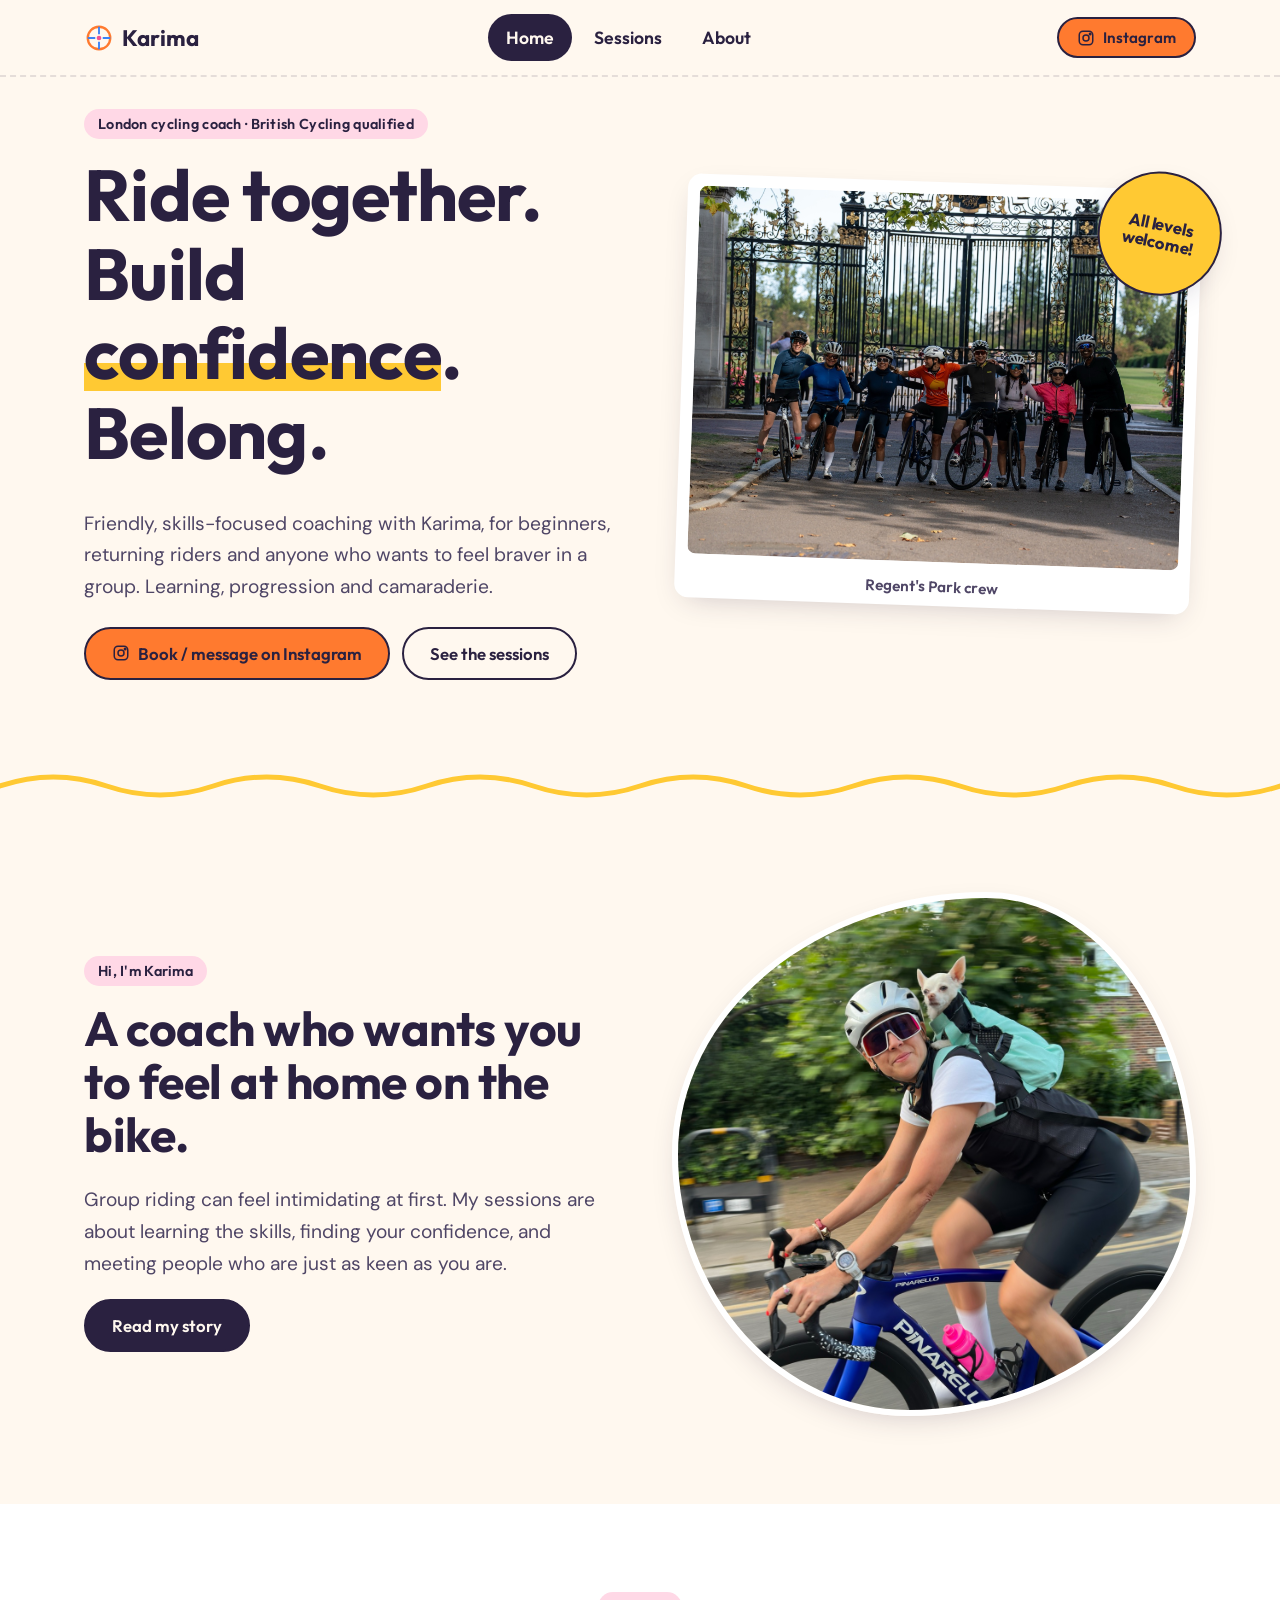
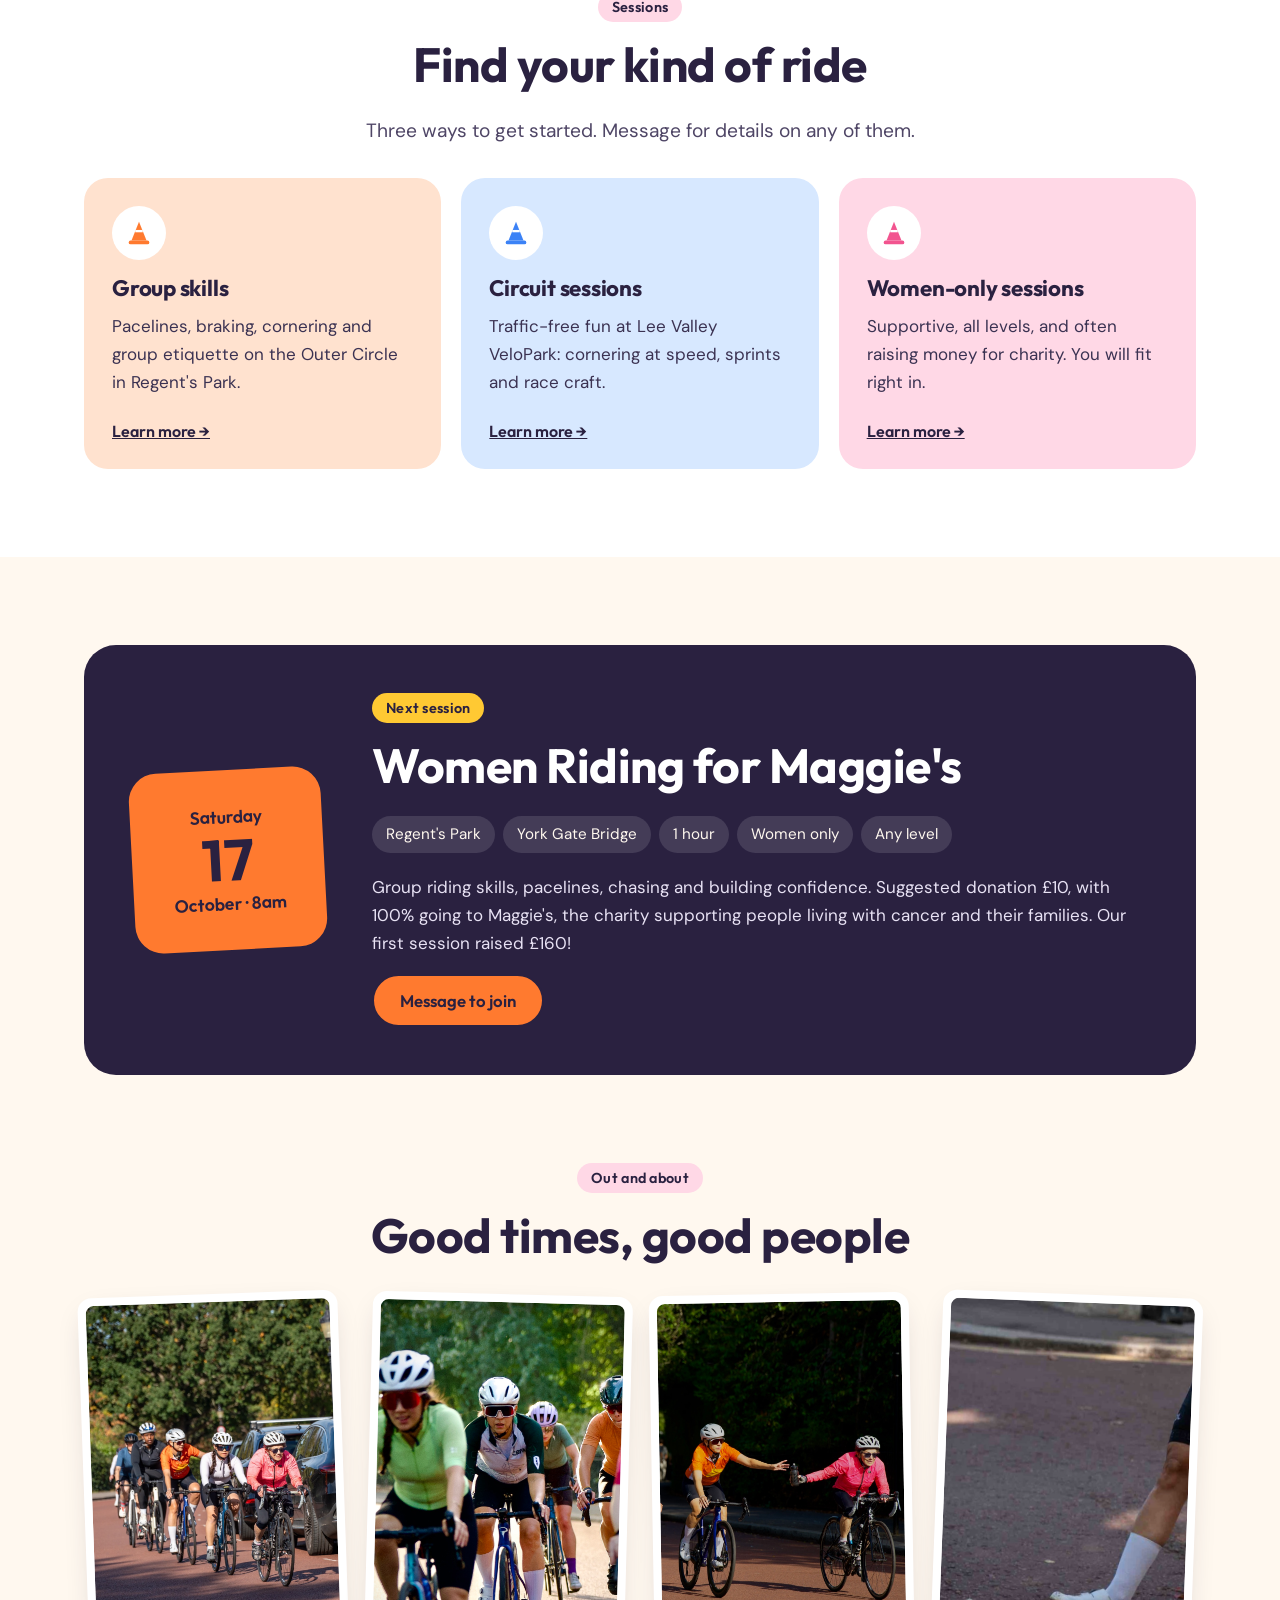
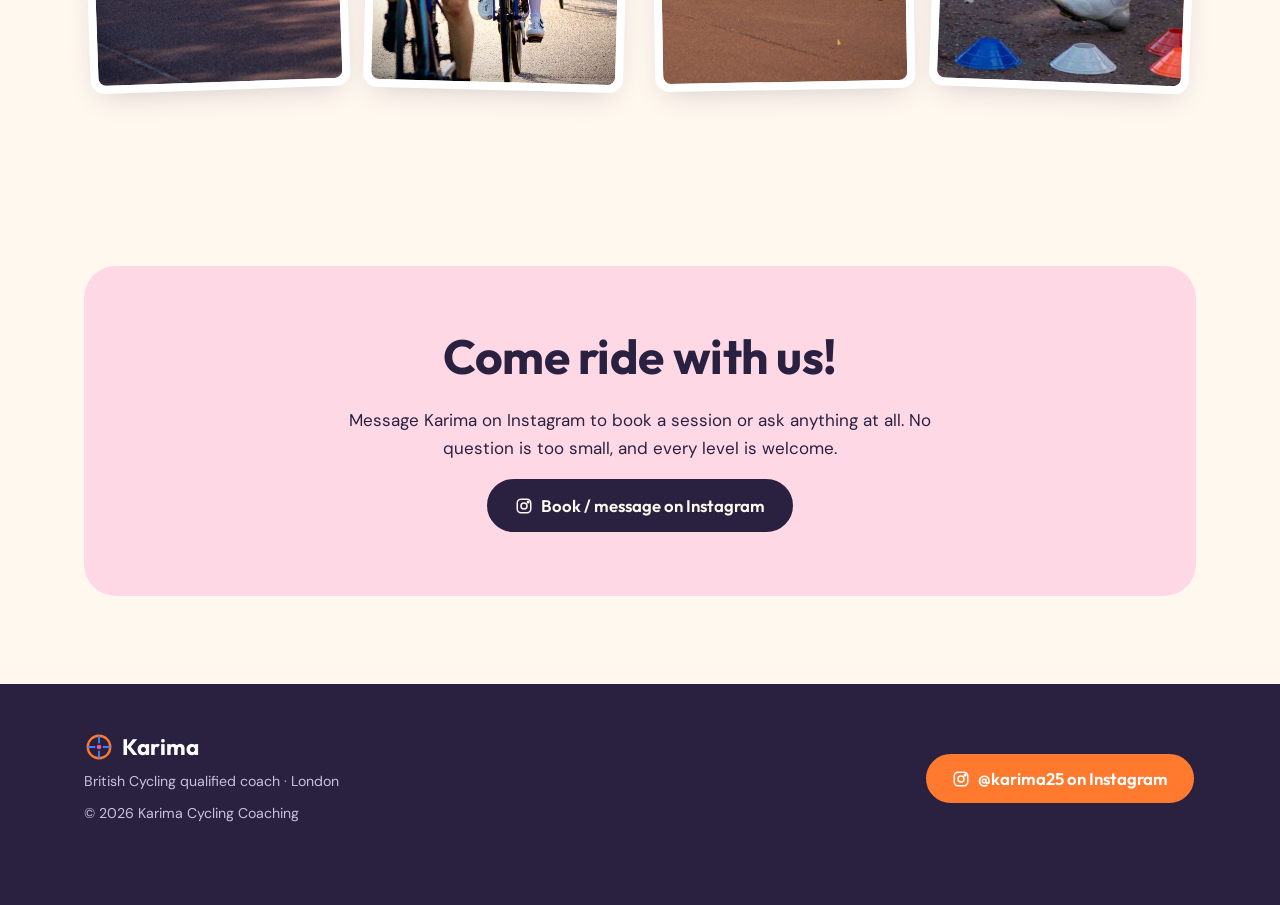
<file: index.html>
<!doctype html>
<html lang="en-GB">
<head>
<meta charset="utf-8">
<meta name="viewport" content="width=device-width,initial-scale=1">
<title>Karima | Friendly Cycling Coach in London</title>
<meta name="description" content="Friendly British Cycling qualified coaching in London: group skills, circuit and women-only sessions.">
<link rel="preconnect" href="https://fonts.googleapis.com">
<link rel="preconnect" href="https://fonts.gstatic.com" crossorigin>
<link href="https://fonts.googleapis.com/css2?family=DM+Sans:wght@400;500;700&family=Outfit:wght@600;700&display=swap" rel="stylesheet">
<link rel="icon" href="favicon.svg" type="image/svg+xml">
<meta property="og:type" content="website">
<meta property="og:title" content="Karima | Friendly Cycling Coach in London">
<meta property="og:description" content="Friendly British Cycling qualified coaching in London: group skills, circuit and women-only sessions.">
<meta property="og:url" content="https://gkabulski.github.io/Karima/">
<meta property="og:image" content="https://gkabulski.github.io/Karima/assets/img/group-gates-summer.jpg">
<link rel="stylesheet" href="style.css">
</head>
<body>
<a class="skip" href="#main">Skip to content</a>
<header class="site-header">
<div class="bar">
<a class="logo" href="index.html" aria-label="Karima Cycling Coaching, home"><svg viewBox="0 0 32 32" fill="none" stroke="#FF7A2F" stroke-width="2.5" aria-hidden="true"><circle cx="16" cy="16" r="12"/><circle cx="16" cy="16" r="2.5" fill="#F2548F" stroke="none"/><path d="M16 4v8M16 20v8M4 16h8M20 16h8" stroke="#3B82F6" stroke-width="2"/></svg>Karima</a>
<nav id="nav" class="nav" aria-label="Main"><a href="index.html" aria-current="page">Home</a><a href="offer.html">Sessions</a><a href="about.html">About</a></nav>
<div style="display:flex;gap:8px;align-items:center">
<a class="btn btn-orange btn-sm head-ig" href="https://www.instagram.com/karima25/" target="_blank" rel="noopener"><svg viewBox="0 0 24 24" fill="none" stroke="currentColor" stroke-width="2" aria-hidden="true"><rect x="3" y="3" width="18" height="18" rx="5"/><circle cx="12" cy="12" r="4"/><circle cx="17.5" cy="6.5" r="1" fill="currentColor"/></svg>Instagram</a>
<button class="menu-btn" aria-expanded="false" aria-controls="nav">Menu</button>
</div>
</div>
</header>
<main id="main">
<section class="hero"><div class="wrap hero-grid">
<div>
<span class="eyebrow">London cycling coach &middot; British Cycling qualified</span>
<h1>Ride together. Build <em>confidence</em>. Belong.</h1>
<p class="lead">Friendly, skills-focused coaching with Karima, for beginners, returning riders and anyone who wants to feel braver in a group. Learning, progression and camaraderie.</p>
<div class="hero-actions"><a class="btn btn-orange" href="https://www.instagram.com/karima25/" target="_blank" rel="noopener"><svg viewBox="0 0 24 24" fill="none" stroke="currentColor" stroke-width="2" aria-hidden="true"><rect x="3" y="3" width="18" height="18" rx="5"/><circle cx="12" cy="12" r="4"/><circle cx="17.5" cy="6.5" r="1" fill="currentColor"/></svg>Book / message on Instagram</a><a class="btn btn-ghost" href="offer.html">See the sessions</a></div>
</div>
<figure class="polaroid tilt-r hero-photo" style="margin:0">
<img src="assets/img/group-gates-summer.jpg" alt="Nine cyclists posing together at ornate park gates in the sunshine" width="1800" height="1350">
<figcaption>Regent's Park crew</figcaption>
<span class="sticker">All levels welcome!</span>
</figure>
</div></section>
<svg class="wave" viewBox="0 0 1200 36" preserveAspectRatio="none" aria-hidden="true"><path d="M0 18 Q50 0 100 18 T200 18 T300 18 T400 18 T500 18 T600 18 T700 18 T800 18 T900 18 T1000 18 T1100 18 T1200 18" fill="none" stroke="#FFC933" stroke-width="5" stroke-linecap="round"/></svg>
<section><div class="wrap split rev">
<div class="split-media"><div class="frame blob"><img src="assets/img/karima-dog.jpg" alt="Karima riding a blue Pinarello with a small dog in a backpack" loading="lazy" width="1600" height="1200" style="aspect-ratio:1/1"></div></div>
<div>
<span class="eyebrow">Hi, I'm Karima</span>
<h2>A coach who wants you to feel at home on the bike.</h2>
<p class="lead">Group riding can feel intimidating at first. My sessions are about learning the skills, finding your confidence, and meeting people who are just as keen as you are.</p>
<a class="btn btn-ink" href="about.html">Read my story</a>
</div></div></section>
<section style="background:#fff"><div class="wrap">
<div class="center"><span class="eyebrow">Sessions</span><h2>Find your kind of ride</h2><p class="lead">Three ways to get started. Message for details on any of them.</p></div>
<div class="grid c3" style="margin-top:32px">
<article class="card o"><div class="ico"><svg viewBox="0 0 32 32" aria-hidden="true"><path d="M16 4l8 20H8z" fill="#FF7A2F"/><rect x="5" y="24" width="22" height="4" rx="2" fill="#FF7A2F"/><path d="M12 14h8" stroke="#fff" stroke-width="2.5"/></svg></div><h3>Group skills</h3><p>Pacelines, braking, cornering and group etiquette on the Outer Circle in Regent's Park.</p><a class="more" href="offer.html#group">Learn more &rarr;</a></article>
<article class="card b"><div class="ico"><svg viewBox="0 0 32 32" aria-hidden="true"><path d="M16 4l8 20H8z" fill="#3B82F6"/><rect x="5" y="24" width="22" height="4" rx="2" fill="#3B82F6"/><path d="M12 14h8" stroke="#fff" stroke-width="2.5"/></svg></div><h3>Circuit sessions</h3><p>Traffic-free fun at Lee Valley VeloPark: cornering at speed, sprints and race craft.</p><a class="more" href="offer.html#circuit">Learn more &rarr;</a></article>
<article class="card p"><div class="ico"><svg viewBox="0 0 32 32" aria-hidden="true"><path d="M16 4l8 20H8z" fill="#F2548F"/><rect x="5" y="24" width="22" height="4" rx="2" fill="#F2548F"/><path d="M12 14h8" stroke="#fff" stroke-width="2.5"/></svg></div><h3>Women-only sessions</h3><p>Supportive, all levels, and often raising money for charity. You will fit right in.</p><a class="more" href="offer.html#women">Learn more &rarr;</a></article>
</div></div></section>
<section><div class="wrap"><div class="next">
<div class="date-blob"><span>Saturday</span><b>17</b><span>October &middot; 8am</span></div>
<div>
<span class="eyebrow">Next session</span>
<h2>Women Riding for Maggie's</h2>
<ul class="facts"><li>Regent's Park</li><li>York Gate Bridge</li><li>1 hour</li><li>Women only</li><li>Any level</li></ul>
<p>Group riding skills, pacelines, chasing and building confidence. Suggested donation £10, with 100% going to Maggie's, the charity supporting people living with cancer and their families. Our first session raised £160!</p>
<a class="btn btn-orange" href="https://www.instagram.com/karima25/" target="_blank" rel="noopener">Message to join</a>
</div></div></div></section>
<section style="padding-top:0"><div class="wrap">
<div class="center"><span class="eyebrow">Out and about</span><h2>Good times, good people</h2></div>
<div class="strip" style="margin-top:32px">
<figure class="polaroid" style="margin:0"><img src="assets/img/paceline.jpg" alt="Group riding in a paceline in the sun, Karima in orange" loading="lazy" width="900" height="1600"></figure>
<figure class="polaroid" style="margin:0"><img src="assets/img/group-riding.jpg" alt="Women riding together in a close group" loading="lazy" width="900" height="1600"></figure>
<figure class="polaroid" style="margin:0"><img src="assets/img/bottle-handoff.jpg" alt="Two riders passing a bottle while riding" loading="lazy" width="900" height="1600"></figure>
<figure class="polaroid" style="margin:0"><img src="assets/img/coach-cones.jpg" alt="Karima in an orange jersey placing coloured cones on the road" loading="lazy" width="1600" height="900" style="object-position:35% center"></figure>
</div></div></section>
<section><div class="wrap"><div class="cta">
<h2>Come ride with us!</h2>
<p>Message Karima on Instagram to book a session or ask anything at all. No question is too small, and every level is welcome.</p>
<a class="btn btn-ink" href="https://www.instagram.com/karima25/" target="_blank" rel="noopener"><svg viewBox="0 0 24 24" fill="none" stroke="currentColor" stroke-width="2" aria-hidden="true"><rect x="3" y="3" width="18" height="18" rx="5"/><circle cx="12" cy="12" r="4"/><circle cx="17.5" cy="6.5" r="1" fill="currentColor"/></svg>Book / message on Instagram</a>
</div></div></section>
</main>
<footer class="site-footer">
<div class="wrap foot">
<div><a class="logo" href="index.html"><svg viewBox="0 0 32 32" fill="none" stroke="#FF7A2F" stroke-width="2.5" aria-hidden="true"><circle cx="16" cy="16" r="12"/><circle cx="16" cy="16" r="2.5" fill="#F2548F" stroke="none"/><path d="M16 4v8M16 20v8M4 16h8M20 16h8" stroke="#3B82F6" stroke-width="2"/></svg>Karima</a><small>British Cycling qualified coach &middot; London</small><small>&copy; 2026 Karima Cycling Coaching</small></div>
<a class="btn btn-orange" href="https://www.instagram.com/karima25/" target="_blank" rel="noopener"><svg viewBox="0 0 24 24" fill="none" stroke="currentColor" stroke-width="2" aria-hidden="true"><rect x="3" y="3" width="18" height="18" rx="5"/><circle cx="12" cy="12" r="4"/><circle cx="17.5" cy="6.5" r="1" fill="currentColor"/></svg>@karima25 on Instagram</a>
</div>
</footer>
<script src="script.js"></script>
</body>
</html>
</file>
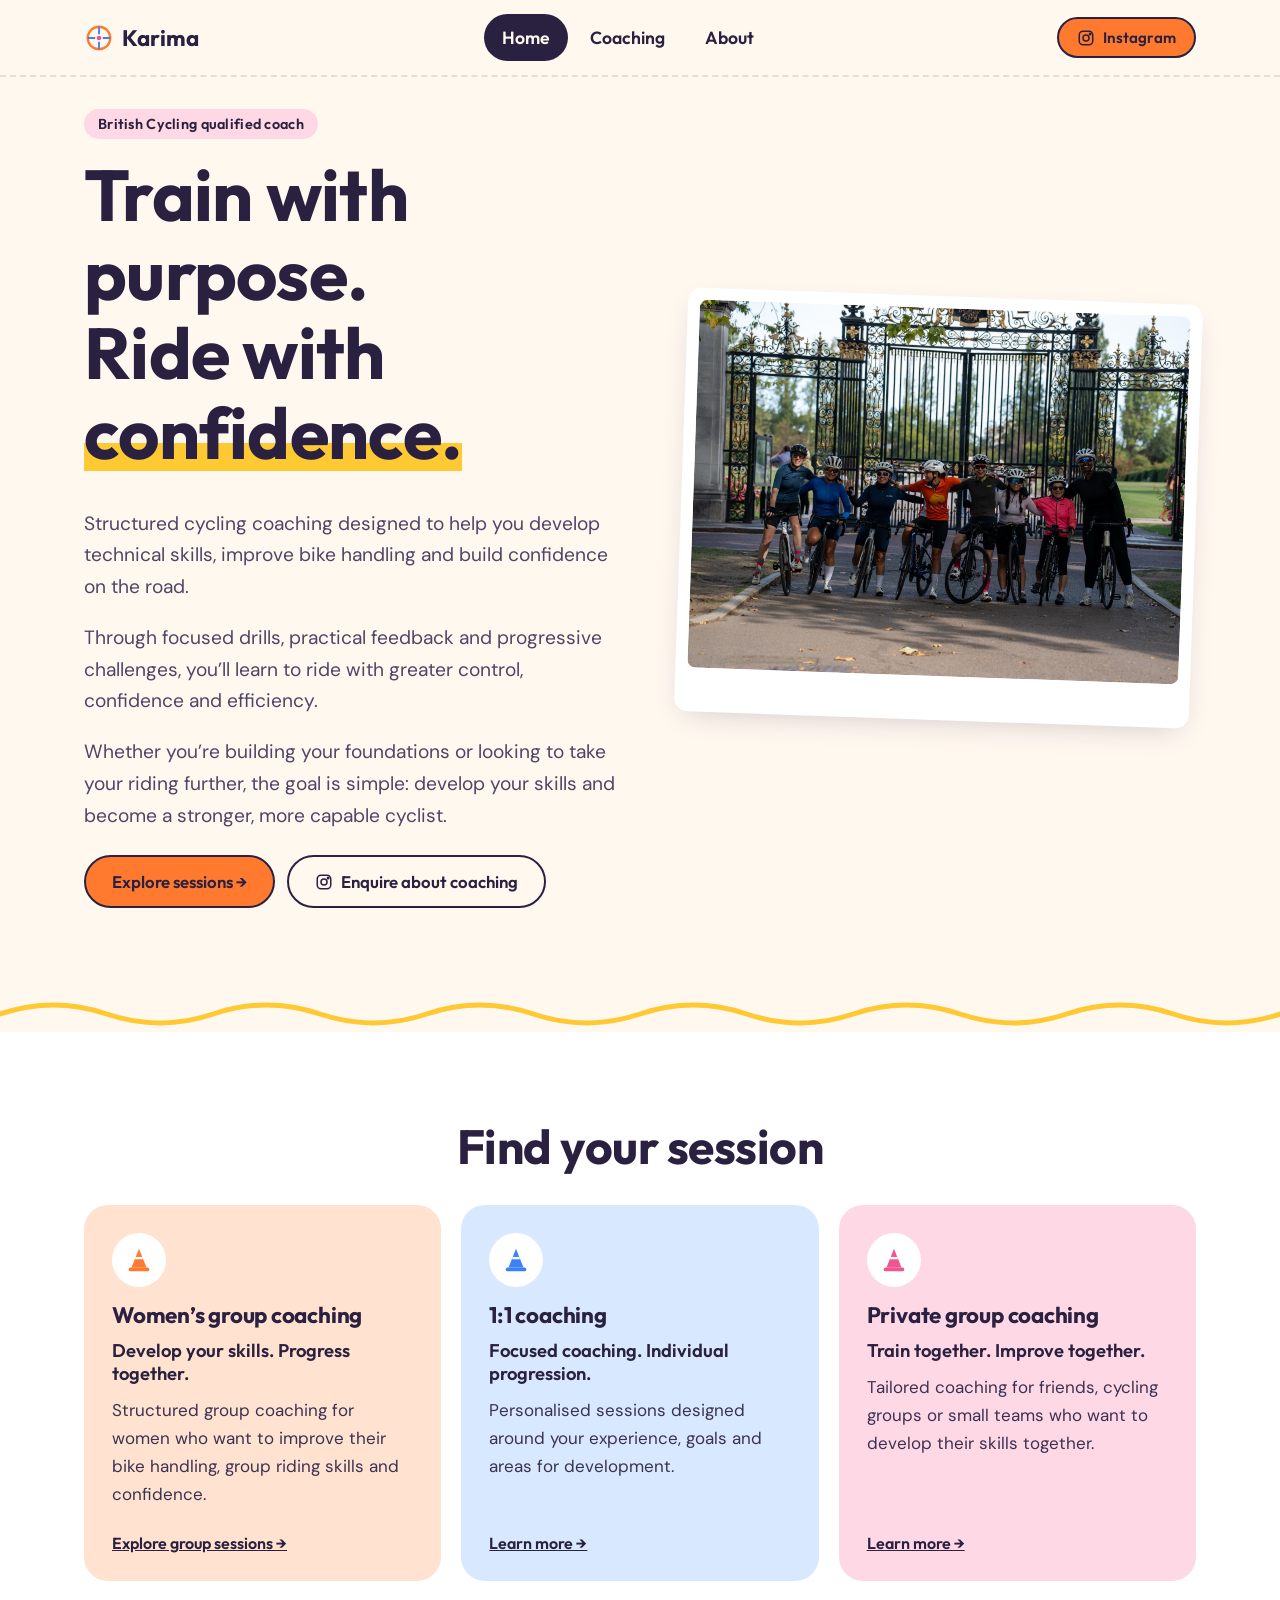
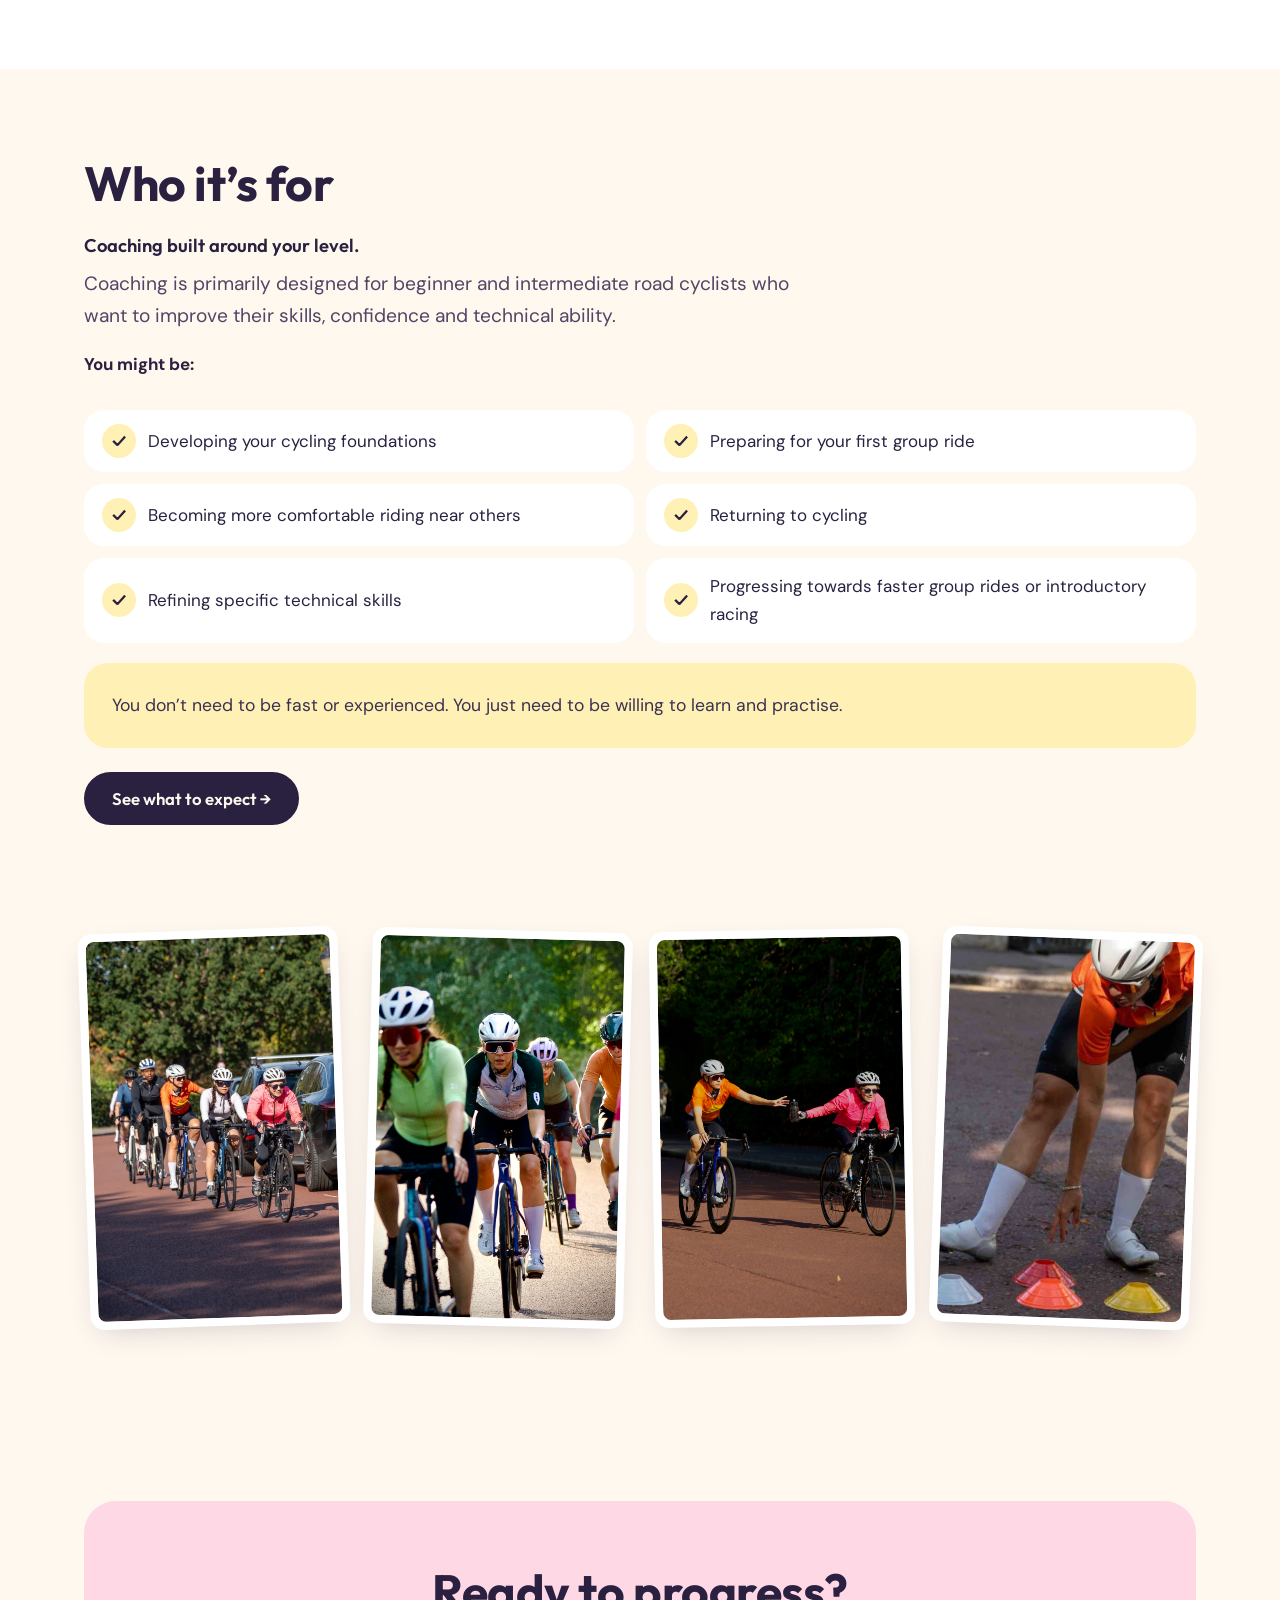
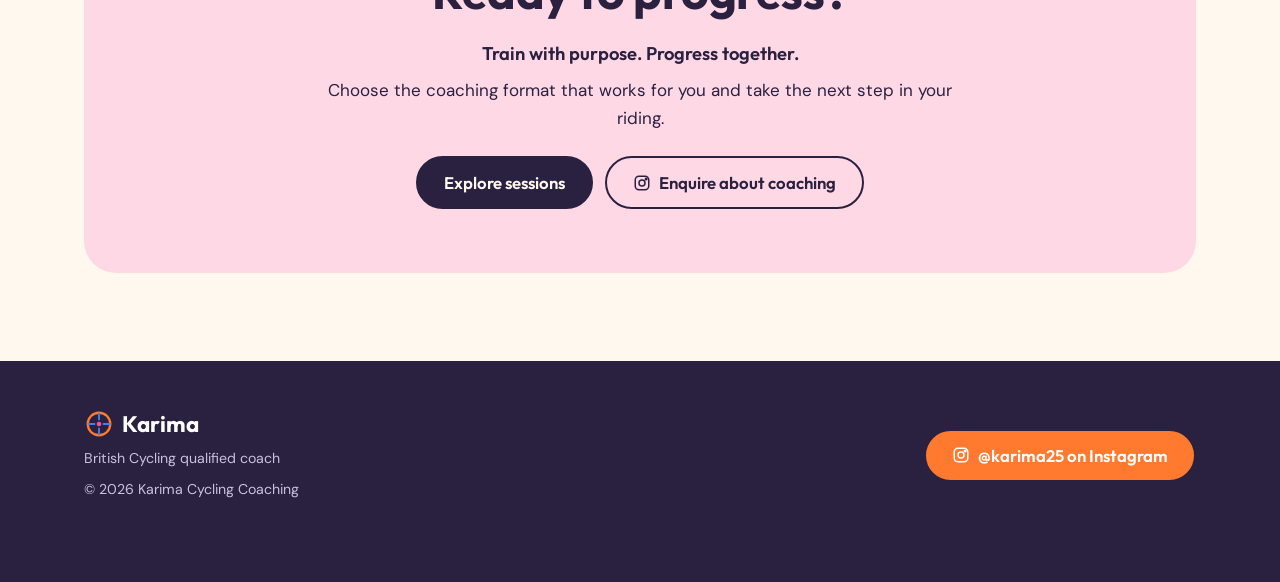
<file: karima2/index.html>
<!doctype html>
<html lang="en-GB">
<head>
<meta charset="utf-8">
<meta name="viewport" content="width=device-width,initial-scale=1">
<title>Karima | Cycling Coaching in London</title>
<meta name="description" content="Structured cycling coaching to develop technical skills, improve bike handling and build confidence on the road.">
<link rel="preconnect" href="https://fonts.googleapis.com">
<link rel="preconnect" href="https://fonts.gstatic.com" crossorigin>
<link href="https://fonts.googleapis.com/css2?family=DM+Sans:wght@400;500;700&family=Outfit:wght@600;700&display=swap" rel="stylesheet">
<link rel="icon" href="../favicon.svg" type="image/svg+xml">
<meta property="og:type" content="website">
<meta property="og:title" content="Karima | Cycling Coaching in London">
<meta property="og:description" content="Structured cycling coaching to develop technical skills, improve bike handling and build confidence on the road.">
<meta property="og:url" content="https://gkabulski.github.io/Karima/karima2/">
<meta property="og:image" content="https://gkabulski.github.io/Karima/assets/img/group-gates-summer.jpg">
<link rel="stylesheet" href="style.css">
</head>
<body>
<a class="skip" href="#main">Skip to content</a>
<header class="site-header">
<div class="bar">
<a class="logo" href="index.html" aria-label="Karima Cycling Coaching, home"><svg viewBox="0 0 32 32" fill="none" stroke="#FF7A2F" stroke-width="2.5" aria-hidden="true"><circle cx="16" cy="16" r="12"/><circle cx="16" cy="16" r="2.5" fill="#F2548F" stroke="none"/><path d="M16 4v8M16 20v8M4 16h8M20 16h8" stroke="#3B82F6" stroke-width="2"/></svg>Karima</a>
<nav id="nav" class="nav" aria-label="Main"><a href="index.html" aria-current="page">Home</a><a href="offer.html">Coaching</a><a href="about.html">About</a></nav>
<div style="display:flex;gap:8px;align-items:center">
<a class="btn btn-orange btn-sm head-ig" href="https://www.instagram.com/karima25/" target="_blank" rel="noopener"><svg viewBox="0 0 24 24" fill="none" stroke="currentColor" stroke-width="2" aria-hidden="true"><rect x="3" y="3" width="18" height="18" rx="5"/><circle cx="12" cy="12" r="4"/><circle cx="17.5" cy="6.5" r="1" fill="currentColor"/></svg>Instagram</a>
<button class="menu-btn" aria-expanded="false" aria-controls="nav">Menu</button>
</div>
</div>
</header>
<main id="main">
<section class="hero"><div class="wrap hero-grid">
<div>
<span class="eyebrow">British Cycling qualified coach</span>
<h1>Train with purpose.<br>Ride with <em>confidence.</em></h1>
<p class="lead">Structured cycling coaching designed to help you develop technical skills, improve bike handling and build confidence on the road.</p>
<p class="lead">Through focused drills, practical feedback and progressive challenges, you&rsquo;ll learn to ride with greater control, confidence and efficiency.</p>
<p class="lead">Whether you&rsquo;re building your foundations or looking to take your riding further, the goal is simple: develop your skills and become a stronger, more capable cyclist.</p>
<div class="hero-actions"><a class="btn btn-orange" href="offer.html">Explore sessions &rarr;</a><a class="btn btn-ghost" href="https://www.instagram.com/karima25/" target="_blank" rel="noopener"><svg viewBox="0 0 24 24" fill="none" stroke="currentColor" stroke-width="2" aria-hidden="true"><rect x="3" y="3" width="18" height="18" rx="5"/><circle cx="12" cy="12" r="4"/><circle cx="17.5" cy="6.5" r="1" fill="currentColor"/></svg>Enquire about coaching</a></div>
</div>
<figure class="polaroid tilt-r hero-photo" style="margin:0">
<img src="../assets/img/group-gates-summer.jpg" alt="Nine cyclists posing together at ornate park gates in the sunshine" width="1800" height="1350">
</figure>
</div></section>
<svg class="wave" viewBox="0 0 1200 36" preserveAspectRatio="none" aria-hidden="true"><path d="M0 18 Q50 0 100 18 T200 18 T300 18 T400 18 T500 18 T600 18 T700 18 T800 18 T900 18 T1000 18 T1100 18 T1200 18" fill="none" stroke="#FFC933" stroke-width="5" stroke-linecap="round"/></svg>
<section style="background:#fff"><div class="wrap">
<div class="sec-head center"><h2>Find your session</h2></div>
<div class="grid c3">
<article class="card o"><div class="ico"><svg viewBox="0 0 32 32" aria-hidden="true"><path d="M16 4l8 20H8z" fill="#FF7A2F"/><rect x="5" y="24" width="22" height="4" rx="2" fill="#FF7A2F"/><path d="M12 14h8" stroke="#fff" stroke-width="2.5"/></svg></div><h3>Women&rsquo;s group coaching</h3><p class="tagline">Develop your skills. Progress together.</p><p>Structured group coaching for women who want to improve their bike handling, group riding skills and confidence.</p><a class="more" href="offer.html#women">Explore group sessions &rarr;</a></article>
<article class="card b"><div class="ico"><svg viewBox="0 0 32 32" aria-hidden="true"><path d="M16 4l8 20H8z" fill="#3B82F6"/><rect x="5" y="24" width="22" height="4" rx="2" fill="#3B82F6"/><path d="M12 14h8" stroke="#fff" stroke-width="2.5"/></svg></div><h3>1:1 coaching</h3><p class="tagline">Focused coaching. Individual progression.</p><p>Personalised sessions designed around your experience, goals and areas for development.</p><a class="more" href="offer.html#one-to-one">Learn more &rarr;</a></article>
<article class="card p"><div class="ico"><svg viewBox="0 0 32 32" aria-hidden="true"><path d="M16 4l8 20H8z" fill="#F2548F"/><rect x="5" y="24" width="22" height="4" rx="2" fill="#F2548F"/><path d="M12 14h8" stroke="#fff" stroke-width="2.5"/></svg></div><h3>Private group coaching</h3><p class="tagline">Train together. Improve together.</p><p>Tailored coaching for friends, cycling groups or small teams who want to develop their skills together.</p><a class="more" href="offer.html#private">Learn more &rarr;</a></article>
</div></div></section>
<section><div class="wrap">
<div class="sec-head"><h2>Who it&rsquo;s for</h2><p class="tagline">Coaching built around your level.</p><p class="lead">Coaching is primarily designed for beginner and intermediate road cyclists who want to improve their skills, confidence and technical ability.</p><p><b>You might be:</b></p></div>
<ul class="checks two"><li><span class="dot" aria-hidden="true">&#10003;</span>Developing your cycling foundations</li><li><span class="dot" aria-hidden="true">&#10003;</span>Preparing for your first group ride</li><li><span class="dot" aria-hidden="true">&#10003;</span>Becoming more comfortable riding near others</li><li><span class="dot" aria-hidden="true">&#10003;</span>Returning to cycling</li><li><span class="dot" aria-hidden="true">&#10003;</span>Refining specific technical skills</li><li><span class="dot" aria-hidden="true">&#10003;</span>Progressing towards faster group rides or introductory racing</li></ul>
<div class="card y" style="padding:28px"><p style="font-size:1.1rem;margin:0">You don&rsquo;t need to be fast or experienced. You just need to be willing to learn and practise.</p></div>
<p style="margin-top:24px"><a class="btn btn-ink" href="offer.html#who">See what to expect &rarr;</a></p>
</div></section>
<section style="padding-top:0"><div class="wrap">
<div class="strip">
<figure class="polaroid" style="margin:0"><img src="../assets/img/paceline.jpg" alt="Group riding in a paceline in the sun, Karima in orange" loading="lazy" width="900" height="1600"></figure>
<figure class="polaroid" style="margin:0"><img src="../assets/img/group-riding.jpg" alt="Women riding together in a close group" loading="lazy" width="900" height="1600"></figure>
<figure class="polaroid" style="margin:0"><img src="../assets/img/bottle-handoff.jpg" alt="Two riders passing a bottle while riding" loading="lazy" width="900" height="1600"></figure>
<figure class="polaroid" style="margin:0"><img src="../assets/img/coach-cones.jpg" alt="Karima in an orange jersey placing coloured cones on the road" loading="lazy" width="1600" height="900" style="object-position:66% center"></figure>
</div></div></section>
<section><div class="wrap"><div class="cta">
<h2>Ready to progress?</h2>
<p class="tagline">Train with purpose. Progress together.</p>
<p>Choose the coaching format that works for you and take the next step in your riding.</p>
<div class="hero-actions"><a class="btn btn-ink" href="offer.html">Explore sessions</a><a class="btn btn-ghost" href="https://www.instagram.com/karima25/" target="_blank" rel="noopener"><svg viewBox="0 0 24 24" fill="none" stroke="currentColor" stroke-width="2" aria-hidden="true"><rect x="3" y="3" width="18" height="18" rx="5"/><circle cx="12" cy="12" r="4"/><circle cx="17.5" cy="6.5" r="1" fill="currentColor"/></svg>Enquire about coaching</a></div>
</div></div></section>
</main>
<footer class="site-footer">
<div class="wrap foot">
<div><a class="logo" href="index.html"><svg viewBox="0 0 32 32" fill="none" stroke="#FF7A2F" stroke-width="2.5" aria-hidden="true"><circle cx="16" cy="16" r="12"/><circle cx="16" cy="16" r="2.5" fill="#F2548F" stroke="none"/><path d="M16 4v8M16 20v8M4 16h8M20 16h8" stroke="#3B82F6" stroke-width="2"/></svg>Karima</a><small>British Cycling qualified coach</small><small>&copy; 2026 Karima Cycling Coaching</small></div>
<a class="btn btn-orange" href="https://www.instagram.com/karima25/" target="_blank" rel="noopener"><svg viewBox="0 0 24 24" fill="none" stroke="currentColor" stroke-width="2" aria-hidden="true"><rect x="3" y="3" width="18" height="18" rx="5"/><circle cx="12" cy="12" r="4"/><circle cx="17.5" cy="6.5" r="1" fill="currentColor"/></svg>@karima25 on Instagram</a>
</div>
</footer>
<script src="script.js"></script>
</body>
</html>
</file>
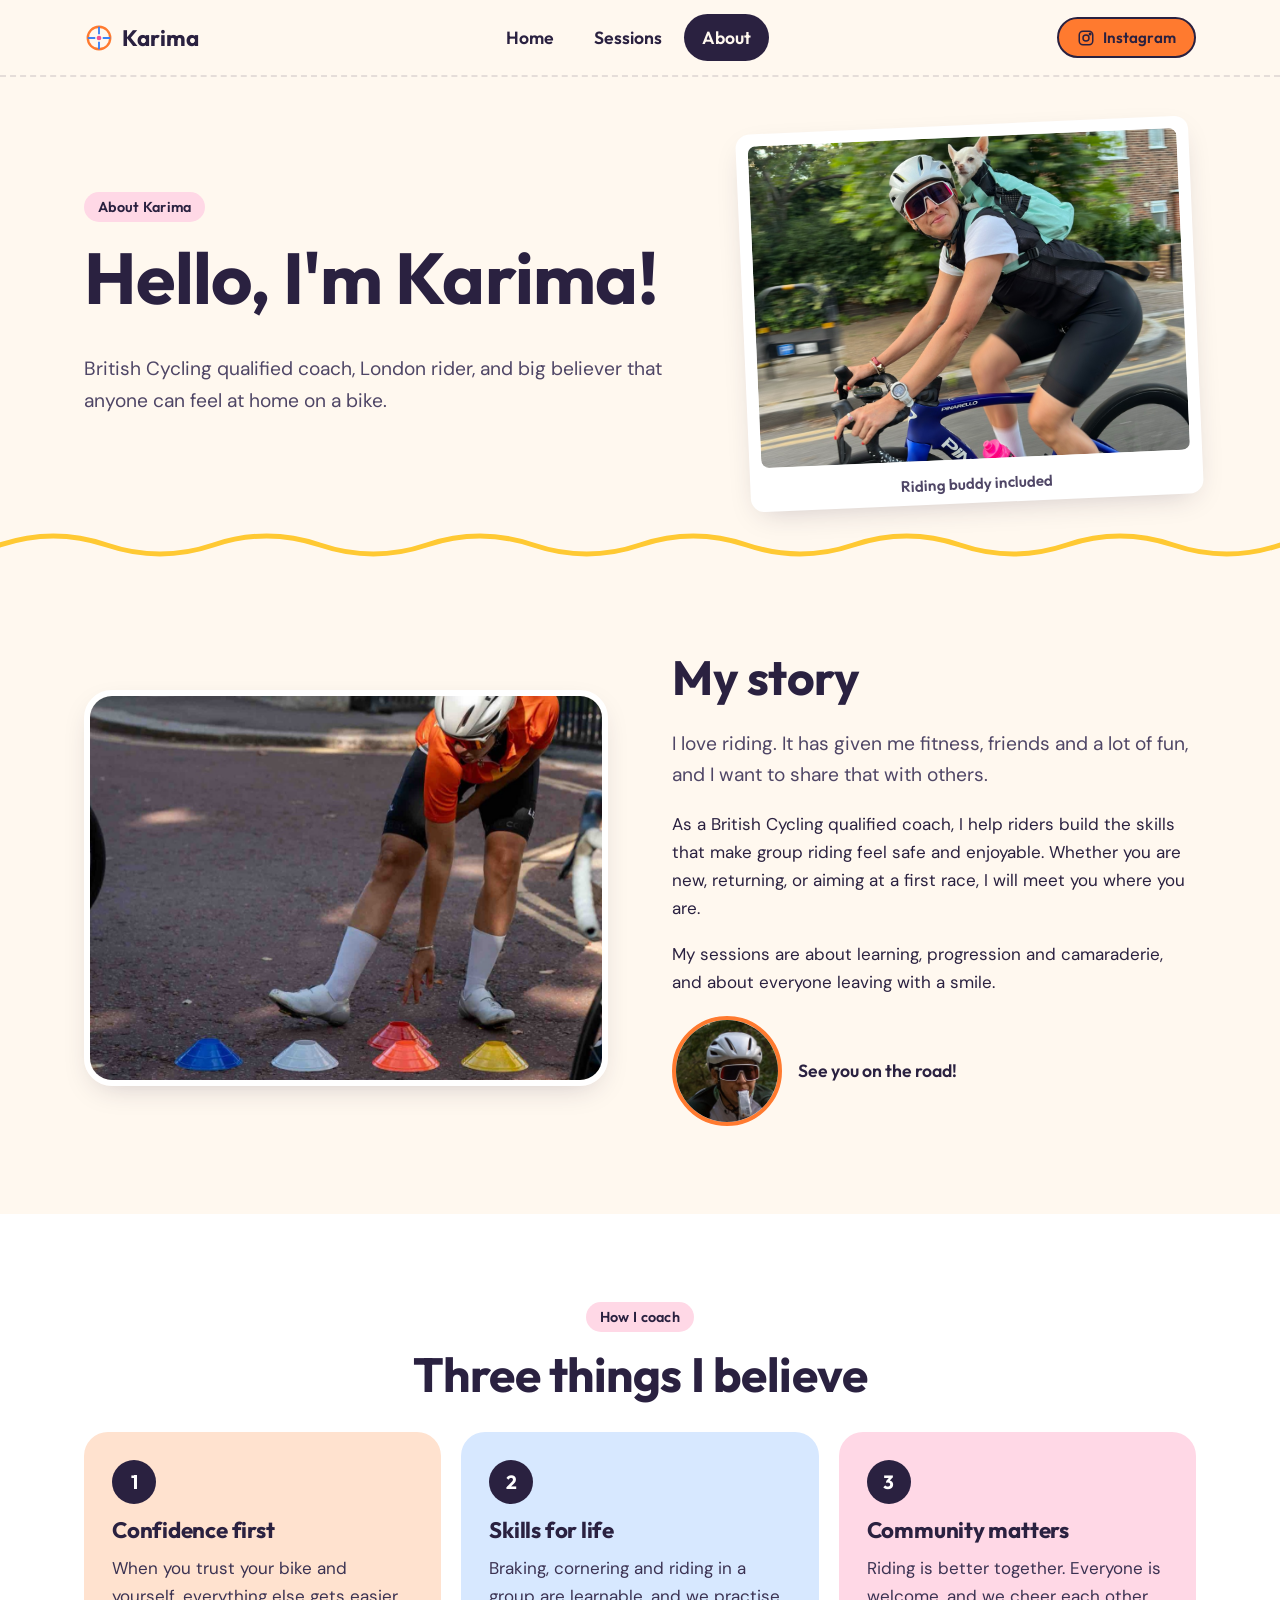
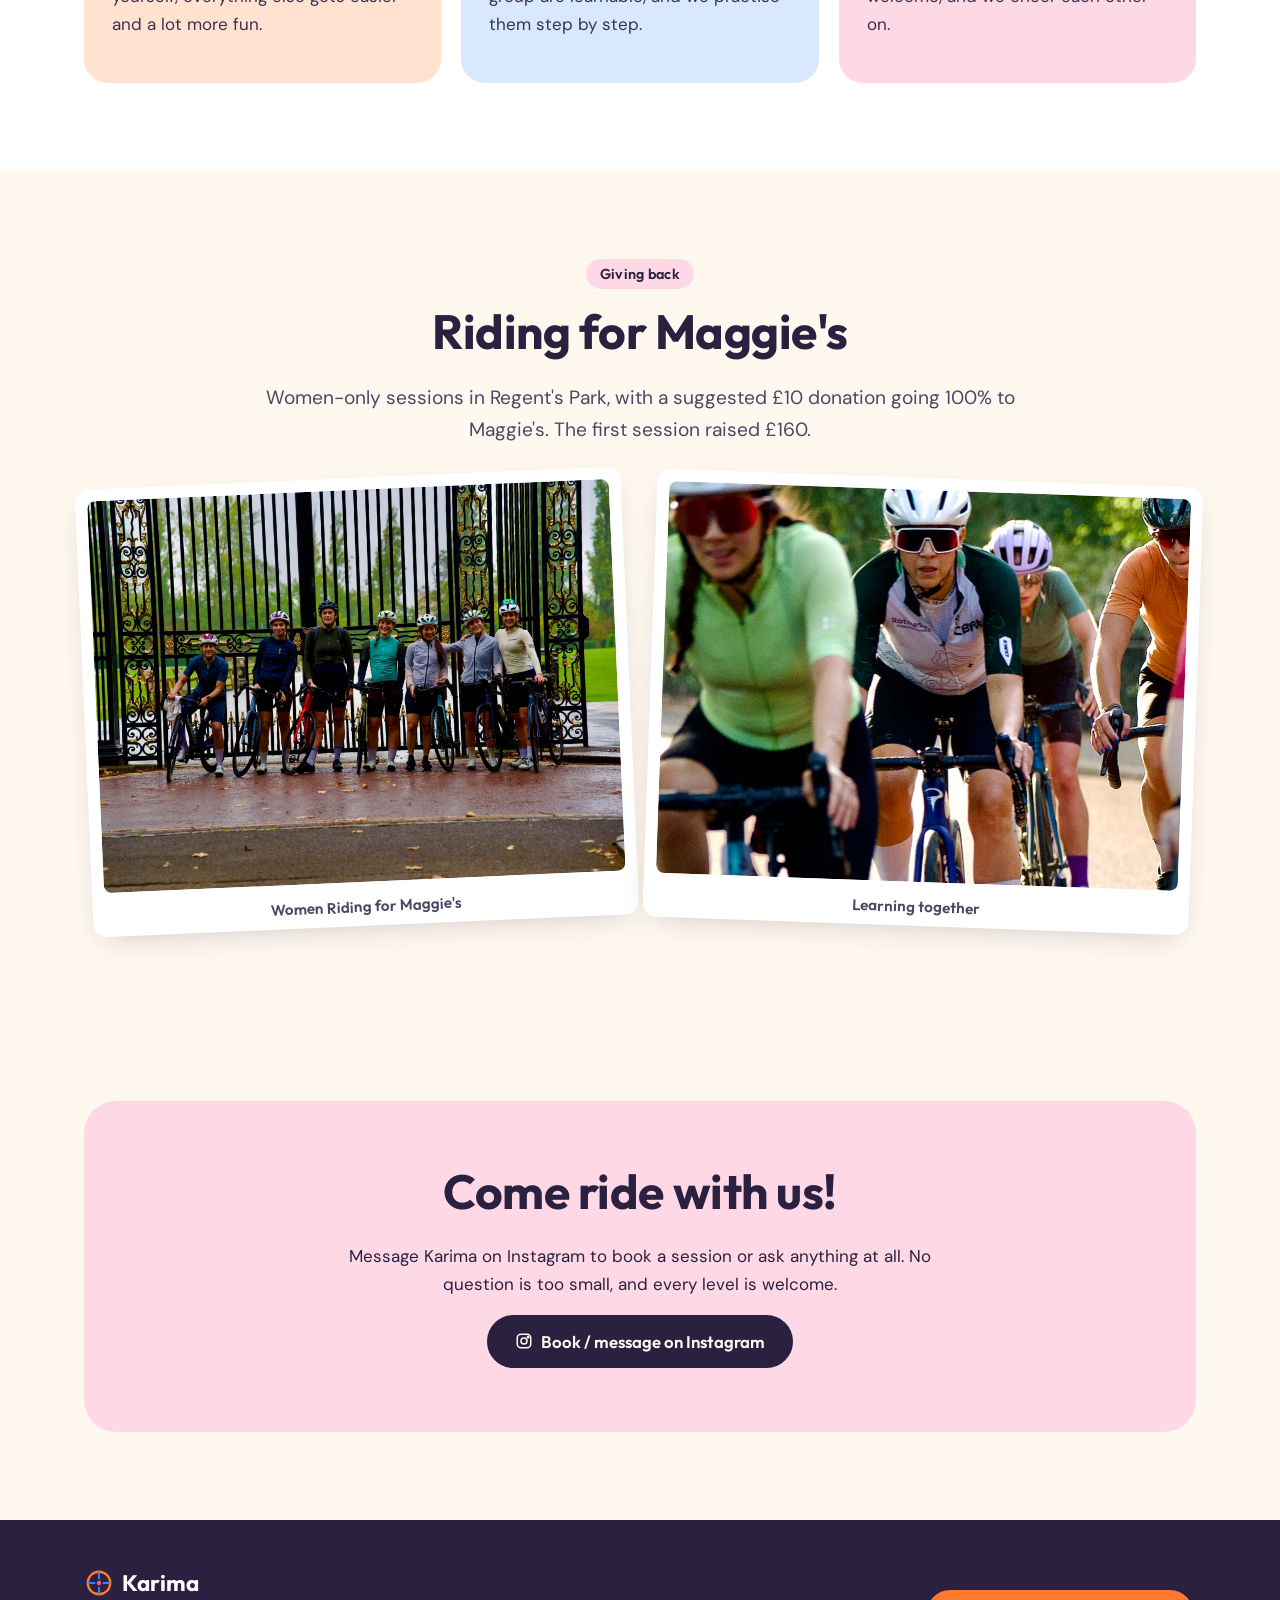
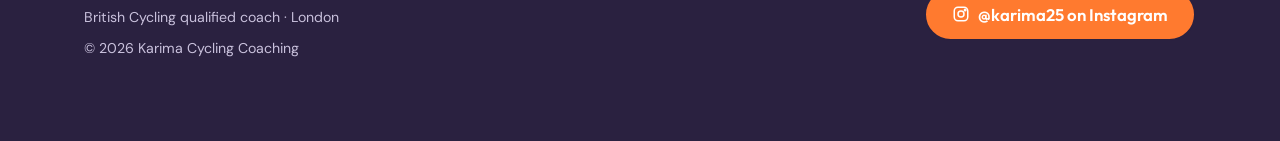
<file: about.html>
<!doctype html>
<html lang="en-GB">
<head>
<meta charset="utf-8">
<meta name="viewport" content="width=device-width,initial-scale=1">
<title>About | Karima Cycling Coach</title>
<meta name="description" content="Meet Karima, a friendly British Cycling qualified coach in London.">
<link rel="preconnect" href="https://fonts.googleapis.com">
<link rel="preconnect" href="https://fonts.gstatic.com" crossorigin>
<link href="https://fonts.googleapis.com/css2?family=DM+Sans:wght@400;500;700&family=Outfit:wght@600;700&display=swap" rel="stylesheet">
<link rel="icon" href="favicon.svg" type="image/svg+xml">
<meta property="og:type" content="website">
<meta property="og:title" content="About | Karima Cycling Coach">
<meta property="og:description" content="Meet Karima, a friendly British Cycling qualified coach in London.">
<meta property="og:url" content="https://gkabulski.github.io/Karima/about.html">
<meta property="og:image" content="https://gkabulski.github.io/Karima/assets/img/group-gates-summer.jpg">
<link rel="stylesheet" href="style.css">
</head>
<body>
<a class="skip" href="#main">Skip to content</a>
<header class="site-header">
<div class="bar">
<a class="logo" href="index.html" aria-label="Karima Cycling Coaching, home"><svg viewBox="0 0 32 32" fill="none" stroke="#FF7A2F" stroke-width="2.5" aria-hidden="true"><circle cx="16" cy="16" r="12"/><circle cx="16" cy="16" r="2.5" fill="#F2548F" stroke="none"/><path d="M16 4v8M16 20v8M4 16h8M20 16h8" stroke="#3B82F6" stroke-width="2"/></svg>Karima</a>
<nav id="nav" class="nav" aria-label="Main"><a href="index.html">Home</a><a href="offer.html">Sessions</a><a href="about.html" aria-current="page">About</a></nav>
<div style="display:flex;gap:8px;align-items:center">
<a class="btn btn-orange btn-sm head-ig" href="https://www.instagram.com/karima25/" target="_blank" rel="noopener"><svg viewBox="0 0 24 24" fill="none" stroke="currentColor" stroke-width="2" aria-hidden="true"><rect x="3" y="3" width="18" height="18" rx="5"/><circle cx="12" cy="12" r="4"/><circle cx="17.5" cy="6.5" r="1" fill="currentColor"/></svg>Instagram</a>
<button class="menu-btn" aria-expanded="false" aria-controls="nav">Menu</button>
</div>
</div>
</header>
<main id="main">
<section class="page-hero"><div class="wrap fun-pair">
<div><span class="eyebrow">About Karima</span><h1>Hello, I'm Karima!</h1>
<p class="lead">British Cycling qualified coach, London rider, and big believer that anyone can feel at home on a bike.</p></div>
<figure class="polaroid tilt-l" style="margin:0"><img src="assets/img/karima-dog.jpg" alt="Karima riding a blue Pinarello with a small dog in a backpack" width="1600" height="1200" style="aspect-ratio:4/3"><figcaption>Riding buddy included</figcaption></figure>
</div></section>
<svg class="wave" viewBox="0 0 1200 36" preserveAspectRatio="none" aria-hidden="true"><path d="M0 18 Q50 0 100 18 T200 18 T300 18 T400 18 T500 18 T600 18 T700 18 T800 18 T900 18 T1000 18 T1100 18 T1200 18" fill="none" stroke="#FFC933" stroke-width="5" stroke-linecap="round"/></svg>
<section><div class="wrap split">
<div class="split-media"><div class="frame"><img src="assets/img/coach-cones.jpg" alt="Karima in an orange jersey setting out cones for a drill" loading="lazy" width="1600" height="900" style="aspect-ratio:4/3"></div></div>
<div><h2>My story</h2>
<p class="lead">I love riding. It has given me fitness, friends and a lot of fun, and I want to share that with others.</p>
<p>As a British Cycling qualified coach, I help riders build the skills that make group riding feel safe and enjoyable. Whether you are new, returning, or aiming at a first race, I will meet you where you are.</p>
<p>My sessions are about learning, progression and camaraderie, and about everyone leaving with a smile.</p>
<div style="display:flex;gap:16px;align-items:center;margin-top:20px"><img src="assets/img/karima-portrait.jpg" alt="Karima smiling in a silver helmet" loading="lazy" width="436" height="489" style="width:110px;height:110px;border-radius:50%;object-fit:cover;border:4px solid var(--orange)"><span style="font:600 1.1rem var(--head)">See you on the road!</span></div>
</div></div></section>
<section style="background:#fff"><div class="wrap">
<div class="center"><span class="eyebrow">How I coach</span><h2>Three things I believe</h2></div>
<div class="grid c3 values" style="margin-top:32px">
<article class="card o"><h3>Confidence first</h3><p>When you trust your bike and yourself, everything else gets easier and a lot more fun.</p></article>
<article class="card b"><h3>Skills for life</h3><p>Braking, cornering and riding in a group are learnable, and we practise them step by step.</p></article>
<article class="card p"><h3>Community matters</h3><p>Riding is better together. Everyone is welcome, and we cheer each other on.</p></article>
</div></div></section>
<section><div class="wrap">
<div class="center"><span class="eyebrow">Giving back</span><h2>Riding for Maggie's</h2><p class="lead">Women-only sessions in Regent's Park, with a suggested £10 donation going 100% to Maggie's. The first session raised £160.</p></div>
<div class="grid c2" style="margin-top:32px">
<figure class="polaroid tilt-l" style="margin:0"><img src="assets/img/group-gates-autumn.jpg" alt="Eight women at park gates on an autumn morning" loading="lazy" width="1800" height="1350" style="aspect-ratio:4/3"><figcaption>Women Riding for Maggie's</figcaption></figure>
<figure class="polaroid tilt-r" style="margin:0"><img src="assets/img/group-riding.jpg" alt="Women riding together in a close group" loading="lazy" width="900" height="1600" style="aspect-ratio:4/3;object-position:center 45%"><figcaption>Learning together</figcaption></figure>
</div></div></section>
<section><div class="wrap"><div class="cta">
<h2>Come ride with us!</h2>
<p>Message Karima on Instagram to book a session or ask anything at all. No question is too small, and every level is welcome.</p>
<a class="btn btn-ink" href="https://www.instagram.com/karima25/" target="_blank" rel="noopener"><svg viewBox="0 0 24 24" fill="none" stroke="currentColor" stroke-width="2" aria-hidden="true"><rect x="3" y="3" width="18" height="18" rx="5"/><circle cx="12" cy="12" r="4"/><circle cx="17.5" cy="6.5" r="1" fill="currentColor"/></svg>Book / message on Instagram</a>
</div></div></section>
</main>
<footer class="site-footer">
<div class="wrap foot">
<div><a class="logo" href="index.html"><svg viewBox="0 0 32 32" fill="none" stroke="#FF7A2F" stroke-width="2.5" aria-hidden="true"><circle cx="16" cy="16" r="12"/><circle cx="16" cy="16" r="2.5" fill="#F2548F" stroke="none"/><path d="M16 4v8M16 20v8M4 16h8M20 16h8" stroke="#3B82F6" stroke-width="2"/></svg>Karima</a><small>British Cycling qualified coach &middot; London</small><small>&copy; 2026 Karima Cycling Coaching</small></div>
<a class="btn btn-orange" href="https://www.instagram.com/karima25/" target="_blank" rel="noopener"><svg viewBox="0 0 24 24" fill="none" stroke="currentColor" stroke-width="2" aria-hidden="true"><rect x="3" y="3" width="18" height="18" rx="5"/><circle cx="12" cy="12" r="4"/><circle cx="17.5" cy="6.5" r="1" fill="currentColor"/></svg>@karima25 on Instagram</a>
</div>
</footer>
<script src="script.js"></script>
</body>
</html>
</file>
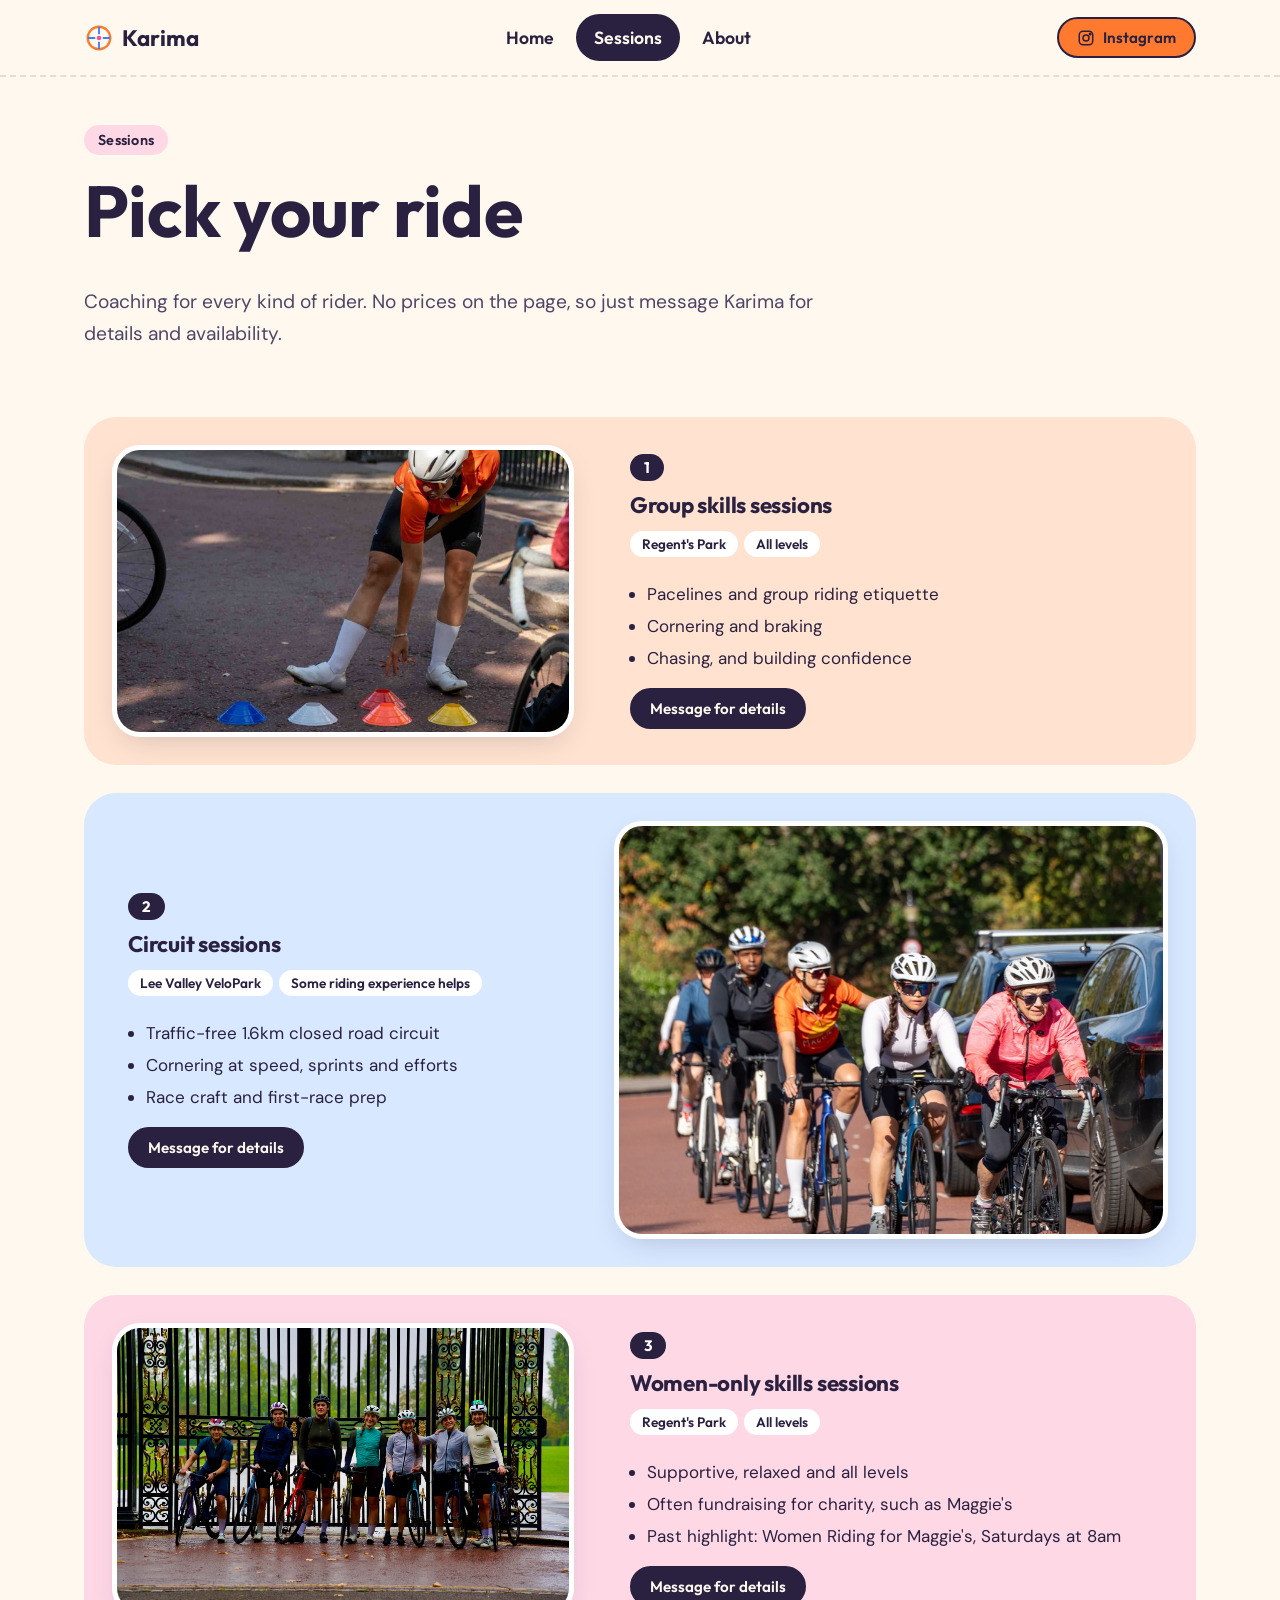
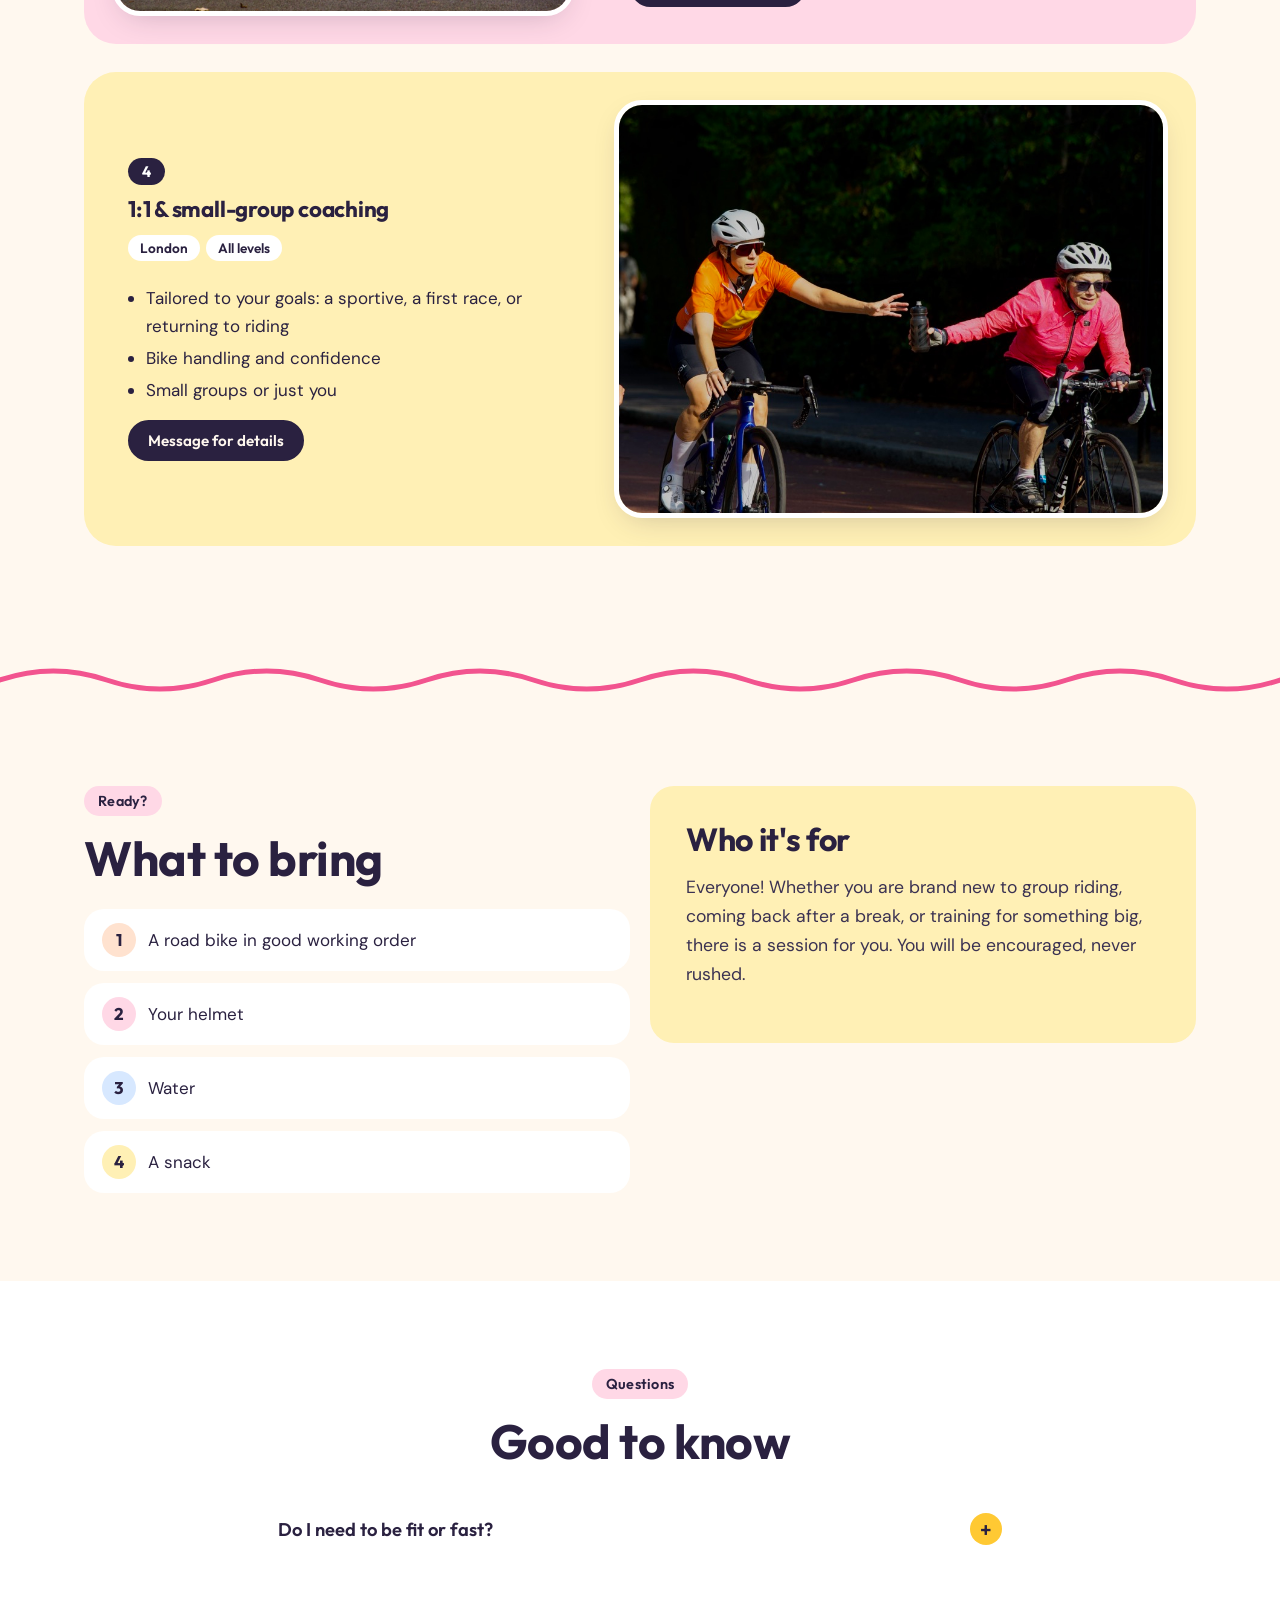
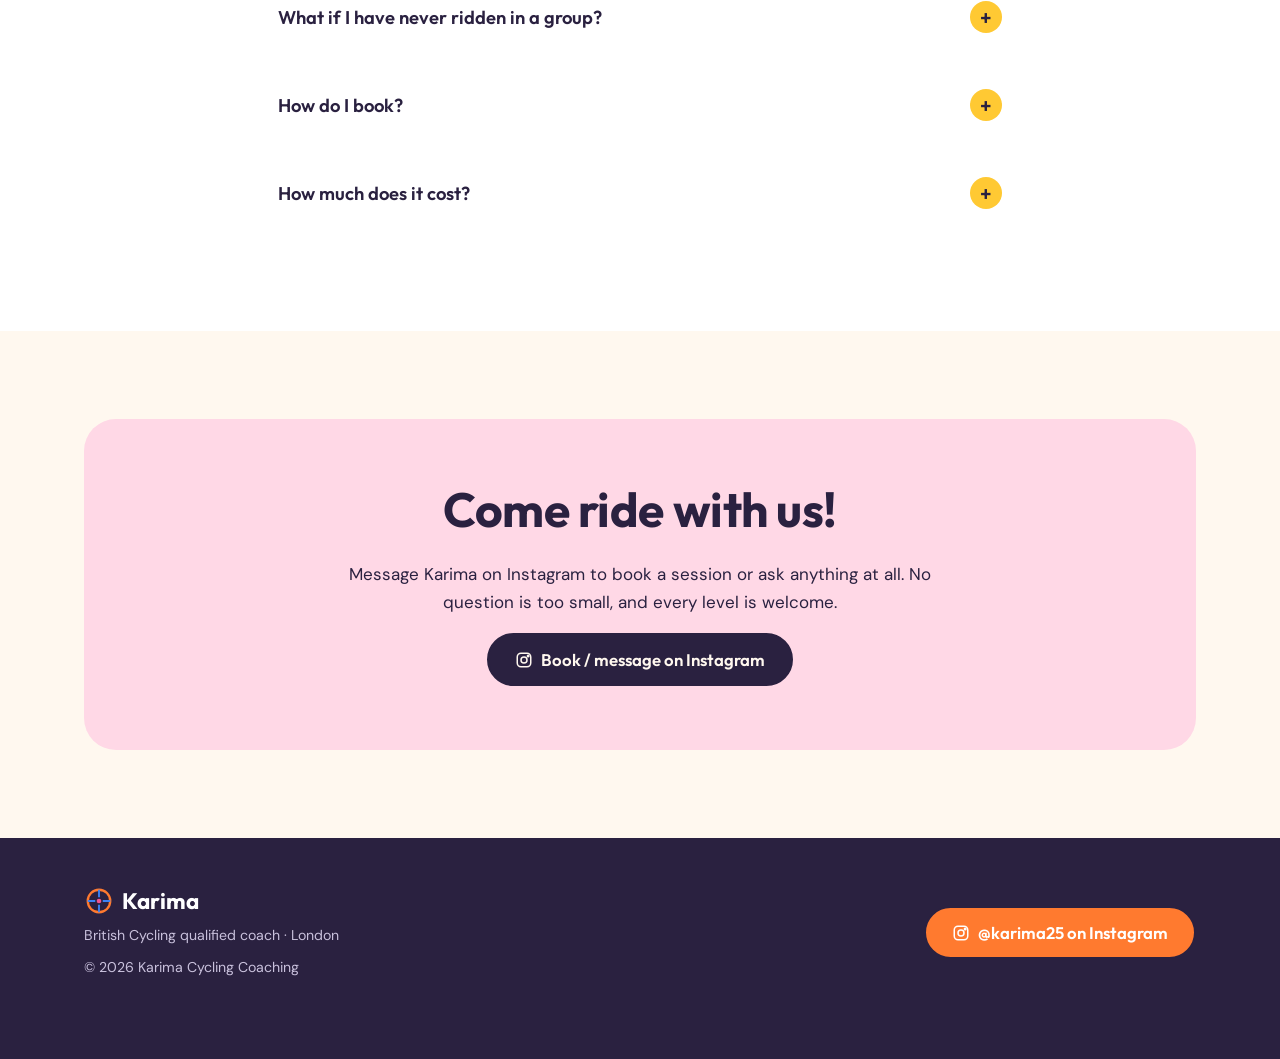
<file: offer.html>
<!doctype html>
<html lang="en-GB">
<head>
<meta charset="utf-8">
<meta name="viewport" content="width=device-width,initial-scale=1">
<title>Sessions | Karima Cycling Coach</title>
<meta name="description" content="Group skills, circuit, women-only and 1:1 cycling coaching in London.">
<link rel="preconnect" href="https://fonts.googleapis.com">
<link rel="preconnect" href="https://fonts.gstatic.com" crossorigin>
<link href="https://fonts.googleapis.com/css2?family=DM+Sans:wght@400;500;700&family=Outfit:wght@600;700&display=swap" rel="stylesheet">
<link rel="icon" href="favicon.svg" type="image/svg+xml">
<meta property="og:type" content="website">
<meta property="og:title" content="Sessions | Karima Cycling Coach">
<meta property="og:description" content="Group skills, circuit, women-only and 1:1 cycling coaching in London.">
<meta property="og:url" content="https://gkabulski.github.io/Karima/offer.html">
<meta property="og:image" content="https://gkabulski.github.io/Karima/assets/img/group-gates-summer.jpg">
<link rel="stylesheet" href="style.css">
</head>
<body>
<a class="skip" href="#main">Skip to content</a>
<header class="site-header">
<div class="bar">
<a class="logo" href="index.html" aria-label="Karima Cycling Coaching, home"><svg viewBox="0 0 32 32" fill="none" stroke="#FF7A2F" stroke-width="2.5" aria-hidden="true"><circle cx="16" cy="16" r="12"/><circle cx="16" cy="16" r="2.5" fill="#F2548F" stroke="none"/><path d="M16 4v8M16 20v8M4 16h8M20 16h8" stroke="#3B82F6" stroke-width="2"/></svg>Karima</a>
<nav id="nav" class="nav" aria-label="Main"><a href="index.html">Home</a><a href="offer.html" aria-current="page">Sessions</a><a href="about.html">About</a></nav>
<div style="display:flex;gap:8px;align-items:center">
<a class="btn btn-orange btn-sm head-ig" href="https://www.instagram.com/karima25/" target="_blank" rel="noopener"><svg viewBox="0 0 24 24" fill="none" stroke="currentColor" stroke-width="2" aria-hidden="true"><rect x="3" y="3" width="18" height="18" rx="5"/><circle cx="12" cy="12" r="4"/><circle cx="17.5" cy="6.5" r="1" fill="currentColor"/></svg>Instagram</a>
<button class="menu-btn" aria-expanded="false" aria-controls="nav">Menu</button>
</div>
</div>
</header>
<main id="main">
<section class="page-hero"><div class="wrap">
<span class="eyebrow">Sessions</span>
<h1>Pick your ride</h1>
<p class="lead">Coaching for every kind of rider. No prices on the page, so just message Karima for details and availability.</p>
</div></section>
<section style="padding-top:24px"><div class="wrap">
<article class="session o" id="group">
<div class="frame"><img src="assets/img/coach-cones.jpg" alt="Karima placing coloured cones for a skills drill" loading="lazy"></div>
<div class="body"><span class="num">1</span><h3>Group skills sessions</h3>
<p><span class="tag">Regent's Park</span><span class="tag">All levels</span></p>
<ul><li>Pacelines and group riding etiquette</li><li>Cornering and braking</li><li>Chasing, and building confidence</li></ul>
<a class="btn btn-ink btn-sm" href="https://www.instagram.com/karima25/" target="_blank" rel="noopener">Message for details</a></div></article>
<article class="session b" id="circuit">
<div class="frame port"><img src="assets/img/paceline.jpg" alt="Riders in a paceline on a sunny day" loading="lazy"></div>
<div class="body"><span class="num">2</span><h3>Circuit sessions</h3>
<p><span class="tag">Lee Valley VeloPark</span><span class="tag">Some riding experience helps</span></p>
<ul><li>Traffic-free 1.6km closed road circuit</li><li>Cornering at speed, sprints and efforts</li><li>Race craft and first-race prep</li></ul>
<a class="btn btn-ink btn-sm" href="https://www.instagram.com/karima25/" target="_blank" rel="noopener">Message for details</a></div></article>
<article class="session p" id="women">
<div class="frame"><img src="assets/img/group-gates-autumn.jpg" alt="Eight women at park gates on an autumn day" loading="lazy"></div>
<div class="body"><span class="num">3</span><h3>Women-only skills sessions</h3>
<p><span class="tag">Regent's Park</span><span class="tag">All levels</span></p>
<ul><li>Supportive, relaxed and all levels</li><li>Often fundraising for charity, such as Maggie's</li><li>Past highlight: Women Riding for Maggie's, Saturdays at 8am</li></ul>
<a class="btn btn-ink btn-sm" href="https://www.instagram.com/karima25/" target="_blank" rel="noopener">Message for details</a></div></article>
<article class="session y" id="coaching">
<div class="frame port"><img src="assets/img/bottle-handoff.jpg" alt="Two riders passing a bottle while riding" loading="lazy"></div>
<div class="body"><span class="num">4</span><h3>1:1 &amp; small-group coaching</h3>
<p><span class="tag">London</span><span class="tag">All levels</span></p>
<ul><li>Tailored to your goals: a sportive, a first race, or returning to riding</li><li>Bike handling and confidence</li><li>Small groups or just you</li></ul>
<a class="btn btn-ink btn-sm" href="https://www.instagram.com/karima25/" target="_blank" rel="noopener">Message for details</a></div></article>
</div></section>
<svg class="wave" viewBox="0 0 1200 36" preserveAspectRatio="none" aria-hidden="true"><path d="M0 18 Q50 0 100 18 T200 18 T300 18 T400 18 T500 18 T600 18 T700 18 T800 18 T900 18 T1000 18 T1100 18 T1200 18" fill="none" stroke="#F2548F" stroke-width="5" stroke-linecap="round"/></svg>
<section><div class="wrap grid c2" style="align-items:start">
<div><span class="eyebrow">Ready?</span><h2>What to bring</h2>
<ul class="checks">
<li><span class="dot" style="background:var(--orange-t)">1</span>A road bike in good working order</li>
<li><span class="dot" style="background:var(--pink-t)">2</span>Your helmet</li>
<li><span class="dot" style="background:var(--blue-t)">3</span>Water</li>
<li><span class="dot" style="background:var(--yellow-t)">4</span>A snack</li></ul></div>
<div class="card y" style="padding:36px"><h2 style="font-size:2rem">Who it's for</h2><p style="font-size:1.1rem">Everyone! Whether you are brand new to group riding, coming back after a break, or training for something big, there is a session for you. You will be encouraged, never rushed.</p></div>
</div></section>
<section style="background:#fff"><div class="wrap" style="max-width:820px">
<div class="center"><span class="eyebrow">Questions</span><h2>Good to know</h2></div>
<details><summary>Do I need to be fit or fast?</summary><p>No. Sessions are for riders of any level, and the focus is on skills and confidence rather than speed.</p></details>
<details><summary>What if I have never ridden in a group?</summary><p>Perfect, that is exactly what the skills sessions are for. We start with the basics and build up together.</p></details>
<details><summary>How do I book?</summary><p>Send Karima a message on Instagram (@karima25) and she will let you know what is coming up.</p></details>
<details><summary>How much does it cost?</summary><p>Message for details. Charity sessions such as Women Riding for Maggie's ask for a suggested £10 donation, 100% to the charity.</p></details>
</div></section>
<section><div class="wrap"><div class="cta">
<h2>Come ride with us!</h2>
<p>Message Karima on Instagram to book a session or ask anything at all. No question is too small, and every level is welcome.</p>
<a class="btn btn-ink" href="https://www.instagram.com/karima25/" target="_blank" rel="noopener"><svg viewBox="0 0 24 24" fill="none" stroke="currentColor" stroke-width="2" aria-hidden="true"><rect x="3" y="3" width="18" height="18" rx="5"/><circle cx="12" cy="12" r="4"/><circle cx="17.5" cy="6.5" r="1" fill="currentColor"/></svg>Book / message on Instagram</a>
</div></div></section>
</main>
<footer class="site-footer">
<div class="wrap foot">
<div><a class="logo" href="index.html"><svg viewBox="0 0 32 32" fill="none" stroke="#FF7A2F" stroke-width="2.5" aria-hidden="true"><circle cx="16" cy="16" r="12"/><circle cx="16" cy="16" r="2.5" fill="#F2548F" stroke="none"/><path d="M16 4v8M16 20v8M4 16h8M20 16h8" stroke="#3B82F6" stroke-width="2"/></svg>Karima</a><small>British Cycling qualified coach &middot; London</small><small>&copy; 2026 Karima Cycling Coaching</small></div>
<a class="btn btn-orange" href="https://www.instagram.com/karima25/" target="_blank" rel="noopener"><svg viewBox="0 0 24 24" fill="none" stroke="currentColor" stroke-width="2" aria-hidden="true"><rect x="3" y="3" width="18" height="18" rx="5"/><circle cx="12" cy="12" r="4"/><circle cx="17.5" cy="6.5" r="1" fill="currentColor"/></svg>@karima25 on Instagram</a>
</div>
</footer>
<script src="script.js"></script>
</body>
</html>
</file>
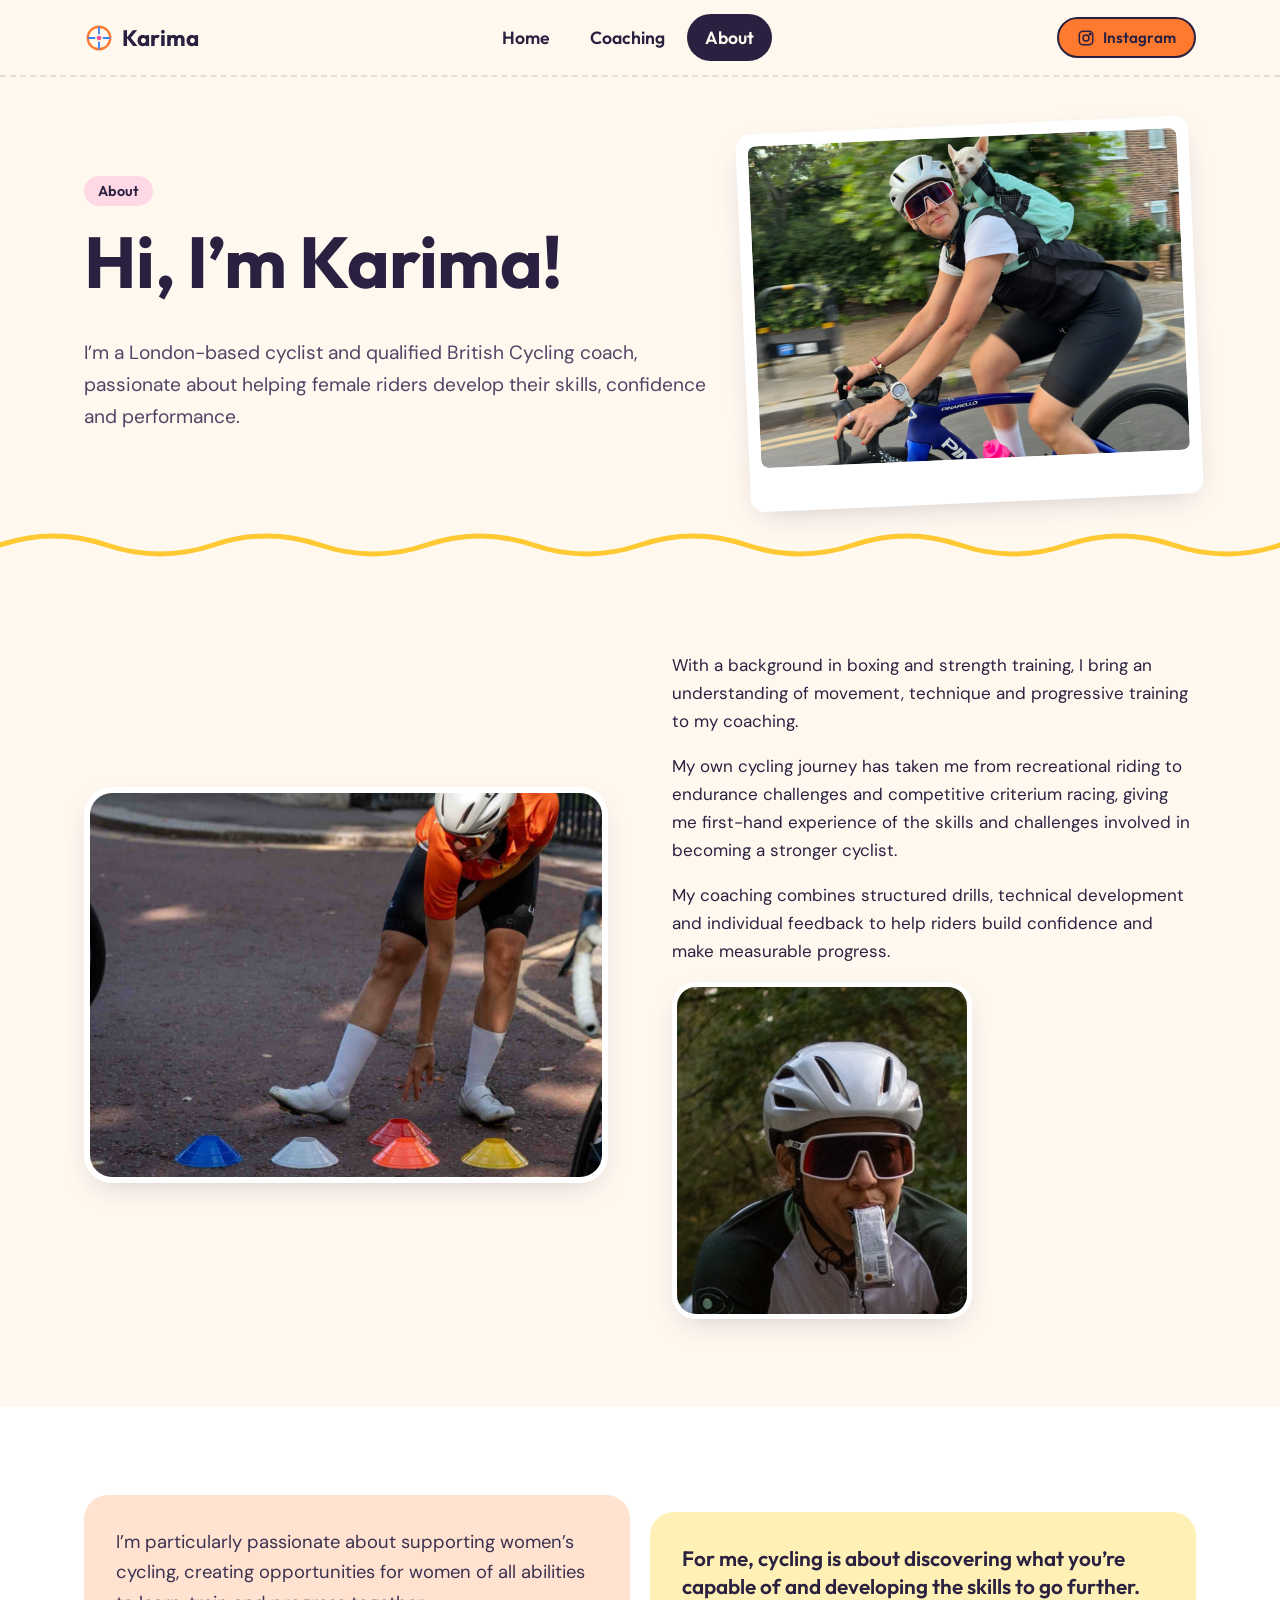
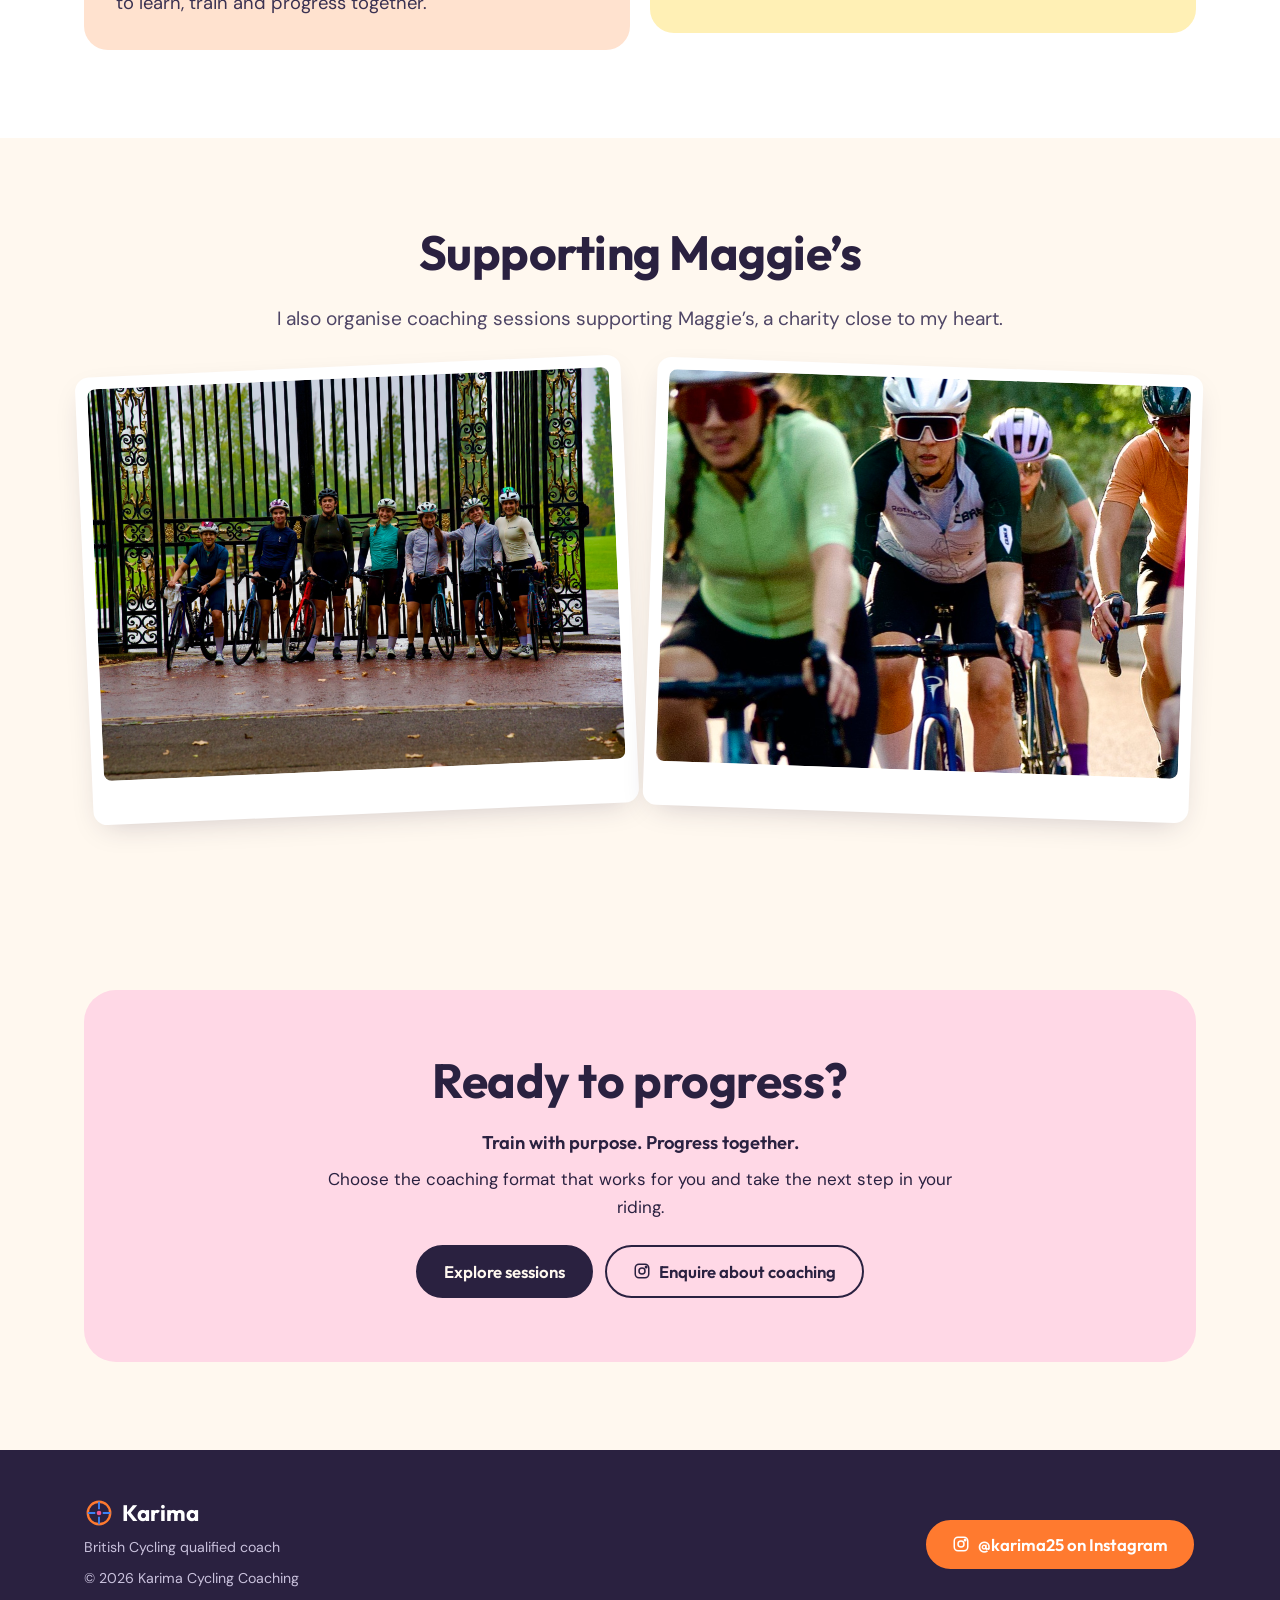
<file: karima2/about.html>
<!doctype html>
<html lang="en-GB">
<head>
<meta charset="utf-8">
<meta name="viewport" content="width=device-width,initial-scale=1">
<title>About | Karima Cycling Coach</title>
<meta name="description" content="Meet Karima, a London-based, qualified British Cycling coach.">
<link rel="preconnect" href="https://fonts.googleapis.com">
<link rel="preconnect" href="https://fonts.gstatic.com" crossorigin>
<link href="https://fonts.googleapis.com/css2?family=DM+Sans:wght@400;500;700&family=Outfit:wght@600;700&display=swap" rel="stylesheet">
<link rel="icon" href="../favicon.svg" type="image/svg+xml">
<meta property="og:type" content="website">
<meta property="og:title" content="About | Karima Cycling Coach">
<meta property="og:description" content="Meet Karima, a London-based, qualified British Cycling coach.">
<meta property="og:url" content="https://gkabulski.github.io/Karima/karima2/about.html">
<meta property="og:image" content="https://gkabulski.github.io/Karima/assets/img/group-gates-summer.jpg">
<link rel="stylesheet" href="style.css">
</head>
<body>
<a class="skip" href="#main">Skip to content</a>
<header class="site-header">
<div class="bar">
<a class="logo" href="index.html" aria-label="Karima Cycling Coaching, home"><svg viewBox="0 0 32 32" fill="none" stroke="#FF7A2F" stroke-width="2.5" aria-hidden="true"><circle cx="16" cy="16" r="12"/><circle cx="16" cy="16" r="2.5" fill="#F2548F" stroke="none"/><path d="M16 4v8M16 20v8M4 16h8M20 16h8" stroke="#3B82F6" stroke-width="2"/></svg>Karima</a>
<nav id="nav" class="nav" aria-label="Main"><a href="index.html">Home</a><a href="offer.html">Coaching</a><a href="about.html" aria-current="page">About</a></nav>
<div style="display:flex;gap:8px;align-items:center">
<a class="btn btn-orange btn-sm head-ig" href="https://www.instagram.com/karima25/" target="_blank" rel="noopener"><svg viewBox="0 0 24 24" fill="none" stroke="currentColor" stroke-width="2" aria-hidden="true"><rect x="3" y="3" width="18" height="18" rx="5"/><circle cx="12" cy="12" r="4"/><circle cx="17.5" cy="6.5" r="1" fill="currentColor"/></svg>Instagram</a>
<button class="menu-btn" aria-expanded="false" aria-controls="nav">Menu</button>
</div>
</div>
</header>
<main id="main">
<section class="page-hero"><div class="wrap fun-pair">
<div><span class="eyebrow">About</span><h1>Hi, I&rsquo;m Karima!</h1>
<p class="lead">I&rsquo;m a London-based cyclist and qualified British Cycling coach, passionate about helping female riders develop their skills, confidence and performance.</p></div>
<figure class="polaroid tilt-l" style="margin:0"><img src="../assets/img/karima-dog.jpg" alt="Karima riding a blue Pinarello with a small dog in a backpack" width="1600" height="1200" style="aspect-ratio:4/3"></figure>
</div></section>
<svg class="wave" viewBox="0 0 1200 36" preserveAspectRatio="none" aria-hidden="true"><path d="M0 18 Q50 0 100 18 T200 18 T300 18 T400 18 T500 18 T600 18 T700 18 T800 18 T900 18 T1000 18 T1100 18 T1200 18" fill="none" stroke="#FFC933" stroke-width="5" stroke-linecap="round"/></svg>
<section><div class="wrap split">
<div class="split-media"><div class="frame"><img src="../assets/img/coach-cones.jpg" alt="Karima in an orange jersey setting out cones for a drill" loading="lazy" width="1600" height="900" style="aspect-ratio:4/3"></div></div>
<div>
<p>With a background in boxing and strength training, I bring an understanding of movement, technique and progressive training to my coaching.</p>
<p>My own cycling journey has taken me from recreational riding to endurance challenges and competitive criterium racing, giving me first-hand experience of the skills and challenges involved in becoming a stronger cyclist.</p>
<p>My coaching combines structured drills, technical development and individual feedback to help riders build confidence and make measurable progress.</p>
<img class="small-portrait" src="../assets/img/karima-portrait.jpg" alt="Karima smiling in a silver helmet" loading="lazy" width="436" height="489">
</div></div></section>
<section style="background:#fff"><div class="wrap">
<div class="grid c2" style="align-items:center">
<div class="card o" style="padding:32px"><p style="font-size:1.15rem;margin:0">I&rsquo;m particularly passionate about supporting women&rsquo;s cycling, creating opportunities for women of all abilities to learn, train and progress together.</p></div>
<div class="card y" style="padding:32px"><p style="font:600 1.3rem/1.35 var(--head);color:var(--ink);margin:0">For me, cycling is about discovering what you&rsquo;re capable of and developing the skills to go further.</p></div>
</div></div></section>
<section><div class="wrap">
<div class="sec-head center"><h2>Supporting Maggie&rsquo;s</h2><p class="lead">I also organise coaching sessions supporting Maggie&rsquo;s, a charity close to my heart.</p></div>
<div class="grid c2">
<figure class="polaroid tilt-l" style="margin:0"><img src="../assets/img/group-gates-autumn.jpg" alt="Eight women at park gates on an autumn morning" loading="lazy" width="1800" height="1350" style="aspect-ratio:4/3"></figure>
<figure class="polaroid tilt-r" style="margin:0"><img src="../assets/img/group-riding.jpg" alt="Women riding together in a close group" loading="lazy" width="900" height="1600" style="aspect-ratio:4/3;object-position:center 45%"></figure>
</div></div></section>
<section><div class="wrap"><div class="cta">
<h2>Ready to progress?</h2>
<p class="tagline">Train with purpose. Progress together.</p>
<p>Choose the coaching format that works for you and take the next step in your riding.</p>
<div class="hero-actions"><a class="btn btn-ink" href="offer.html">Explore sessions</a><a class="btn btn-ghost" href="https://www.instagram.com/karima25/" target="_blank" rel="noopener"><svg viewBox="0 0 24 24" fill="none" stroke="currentColor" stroke-width="2" aria-hidden="true"><rect x="3" y="3" width="18" height="18" rx="5"/><circle cx="12" cy="12" r="4"/><circle cx="17.5" cy="6.5" r="1" fill="currentColor"/></svg>Enquire about coaching</a></div>
</div></div></section>
</main>
<footer class="site-footer">
<div class="wrap foot">
<div><a class="logo" href="index.html"><svg viewBox="0 0 32 32" fill="none" stroke="#FF7A2F" stroke-width="2.5" aria-hidden="true"><circle cx="16" cy="16" r="12"/><circle cx="16" cy="16" r="2.5" fill="#F2548F" stroke="none"/><path d="M16 4v8M16 20v8M4 16h8M20 16h8" stroke="#3B82F6" stroke-width="2"/></svg>Karima</a><small>British Cycling qualified coach</small><small>&copy; 2026 Karima Cycling Coaching</small></div>
<a class="btn btn-orange" href="https://www.instagram.com/karima25/" target="_blank" rel="noopener"><svg viewBox="0 0 24 24" fill="none" stroke="currentColor" stroke-width="2" aria-hidden="true"><rect x="3" y="3" width="18" height="18" rx="5"/><circle cx="12" cy="12" r="4"/><circle cx="17.5" cy="6.5" r="1" fill="currentColor"/></svg>@karima25 on Instagram</a>
</div>
</footer>
<script src="script.js"></script>
</body>
</html>
</file>
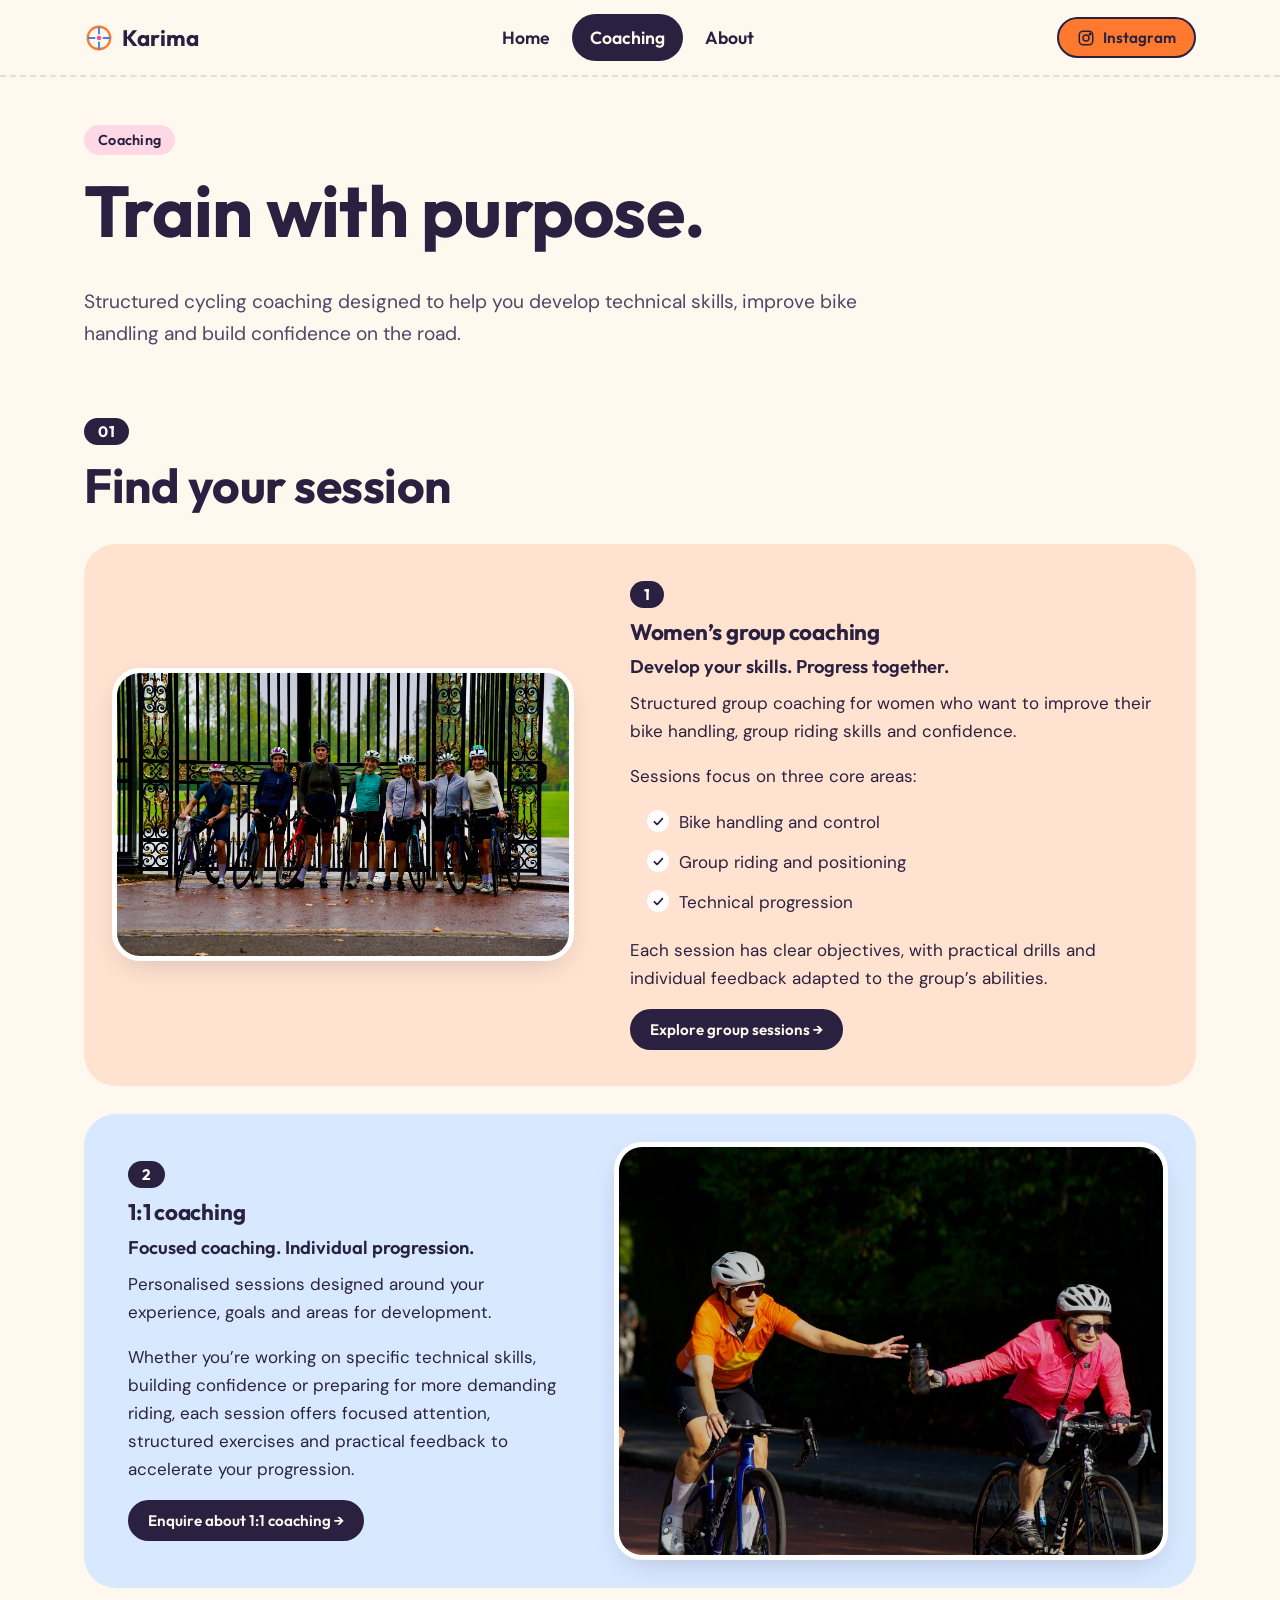
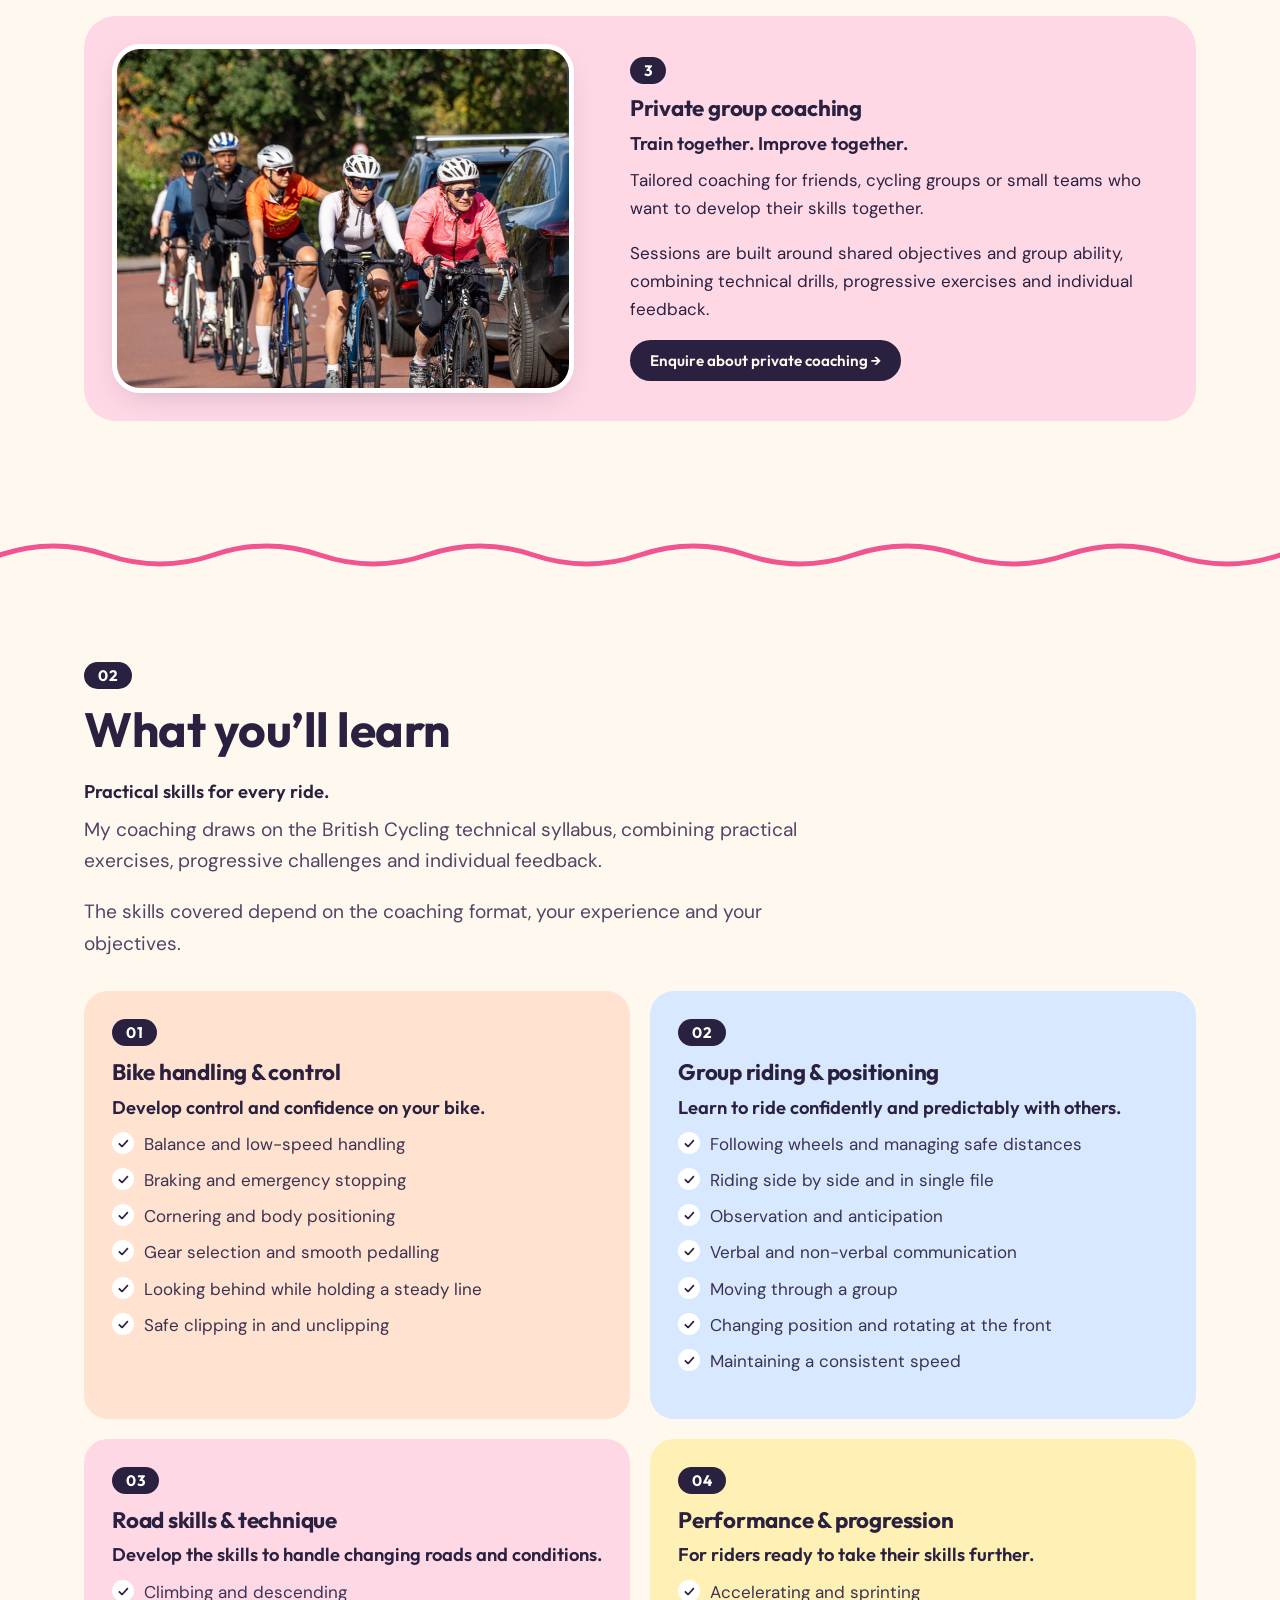
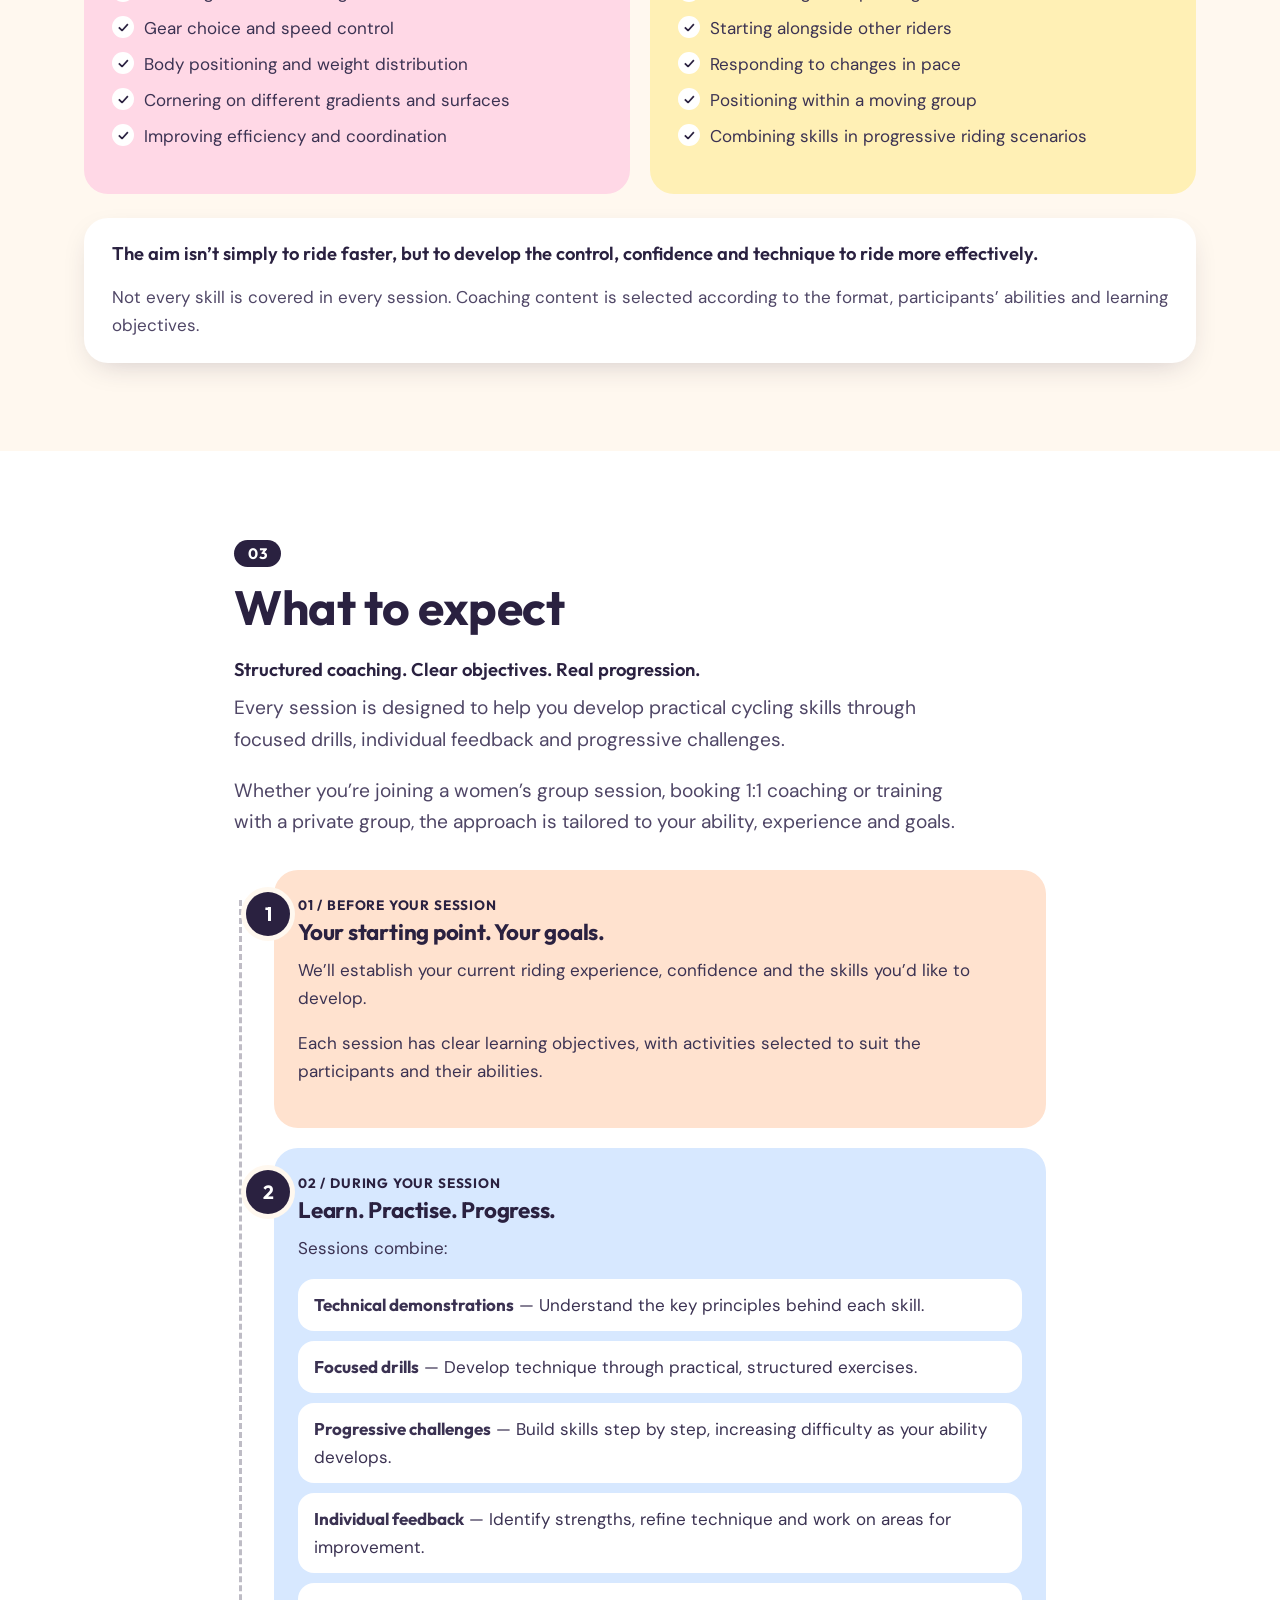
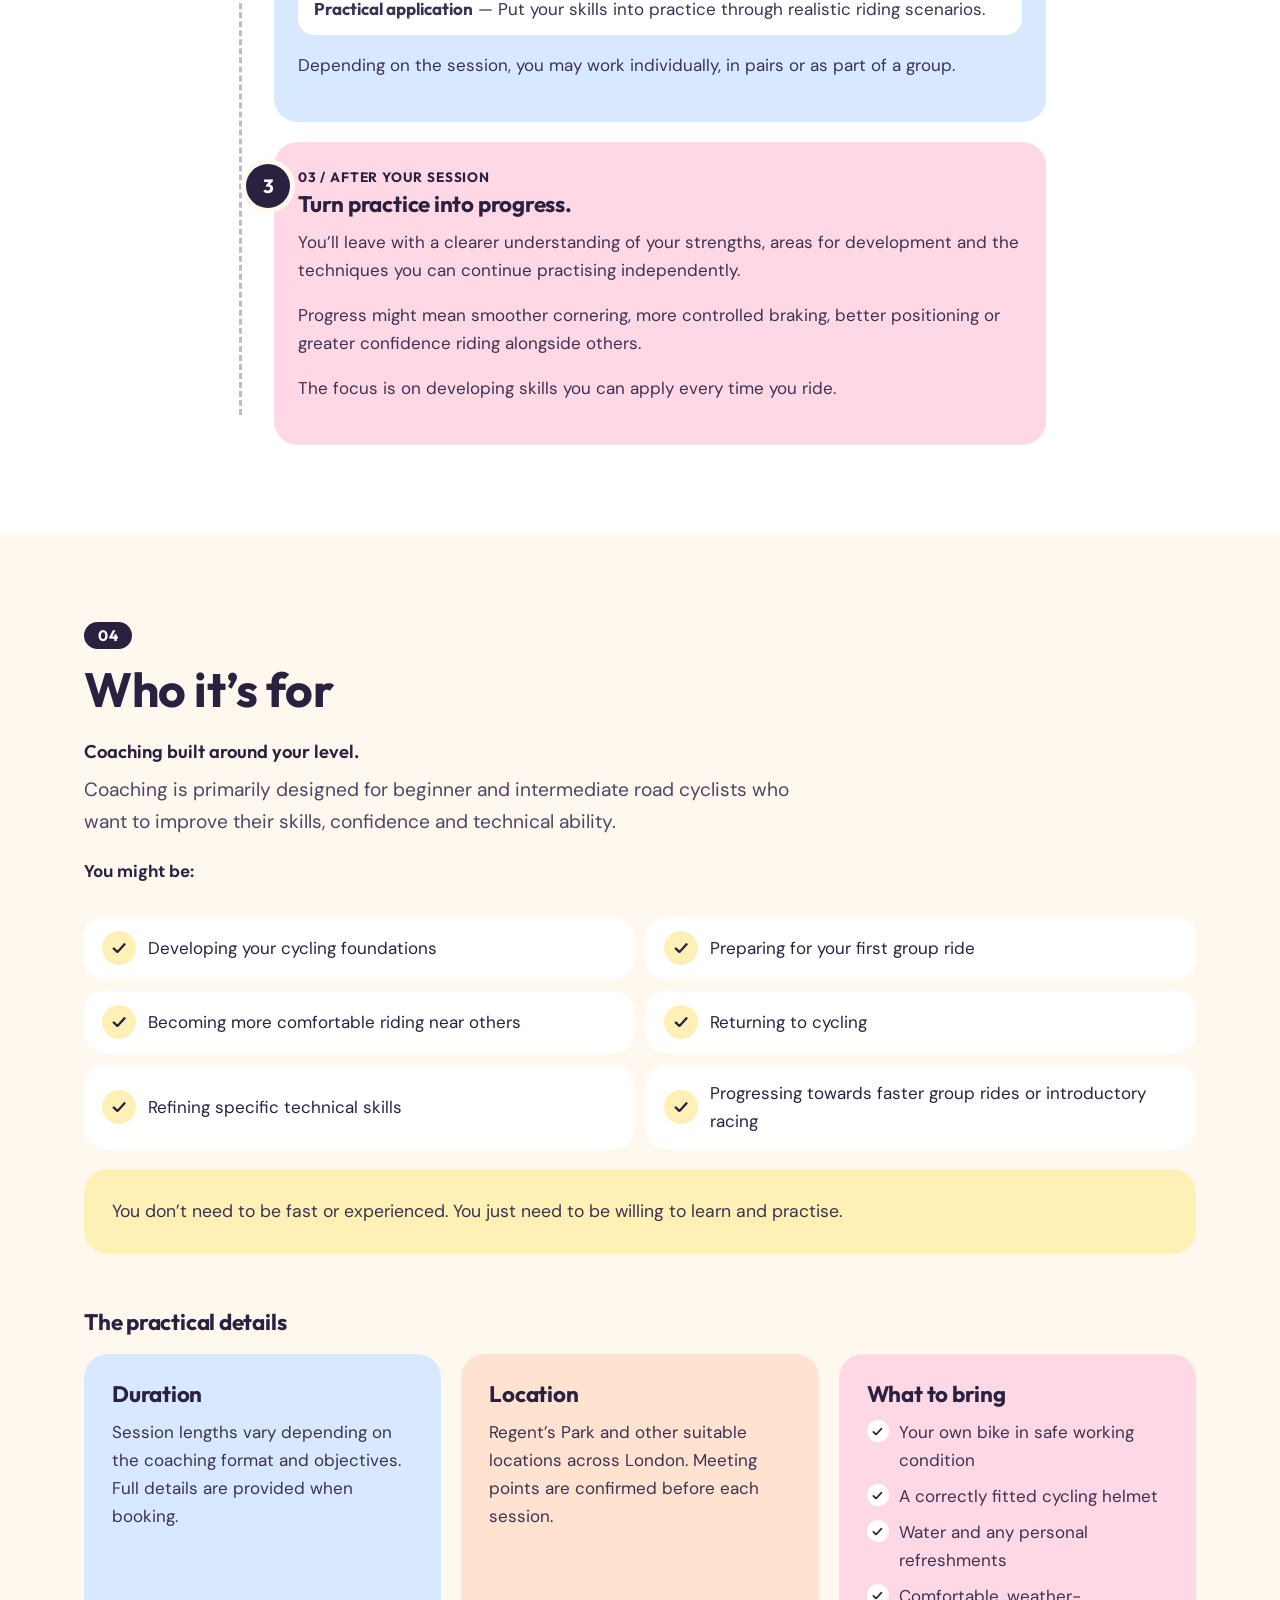
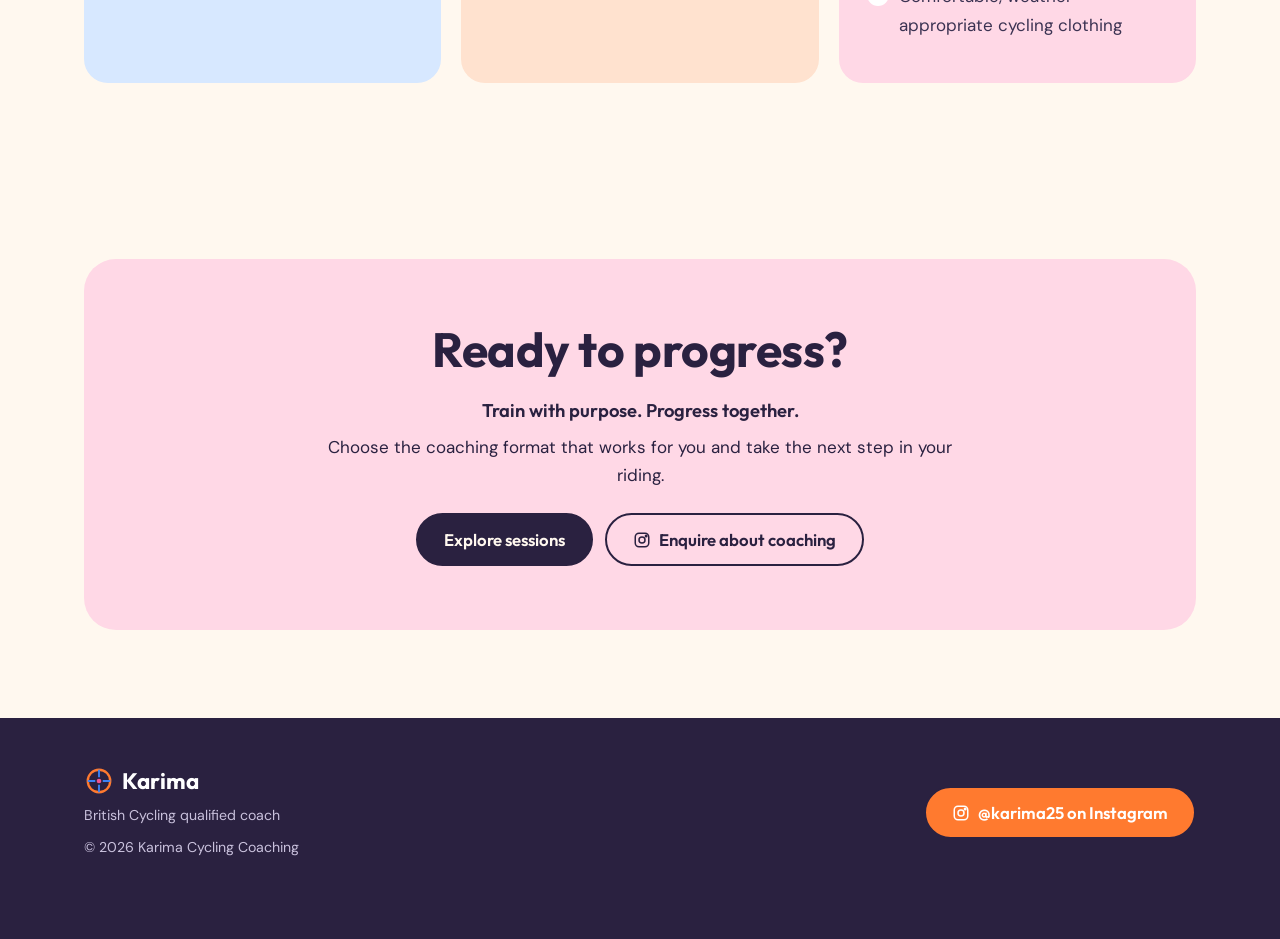
<file: karima2/offer.html>
<!doctype html>
<html lang="en-GB">
<head>
<meta charset="utf-8">
<meta name="viewport" content="width=device-width,initial-scale=1">
<title>Coaching | Karima Cycling Coach</title>
<meta name="description" content="Women's group coaching, 1:1 coaching and private group coaching: skills, what to expect and who it's for.">
<link rel="preconnect" href="https://fonts.googleapis.com">
<link rel="preconnect" href="https://fonts.gstatic.com" crossorigin>
<link href="https://fonts.googleapis.com/css2?family=DM+Sans:wght@400;500;700&family=Outfit:wght@600;700&display=swap" rel="stylesheet">
<link rel="icon" href="../favicon.svg" type="image/svg+xml">
<meta property="og:type" content="website">
<meta property="og:title" content="Coaching | Karima Cycling Coach">
<meta property="og:description" content="Women's group coaching, 1:1 coaching and private group coaching: skills, what to expect and who it's for.">
<meta property="og:url" content="https://gkabulski.github.io/Karima/karima2/offer.html">
<meta property="og:image" content="https://gkabulski.github.io/Karima/assets/img/group-gates-summer.jpg">
<link rel="stylesheet" href="style.css">
</head>
<body>
<a class="skip" href="#main">Skip to content</a>
<header class="site-header">
<div class="bar">
<a class="logo" href="index.html" aria-label="Karima Cycling Coaching, home"><svg viewBox="0 0 32 32" fill="none" stroke="#FF7A2F" stroke-width="2.5" aria-hidden="true"><circle cx="16" cy="16" r="12"/><circle cx="16" cy="16" r="2.5" fill="#F2548F" stroke="none"/><path d="M16 4v8M16 20v8M4 16h8M20 16h8" stroke="#3B82F6" stroke-width="2"/></svg>Karima</a>
<nav id="nav" class="nav" aria-label="Main"><a href="index.html">Home</a><a href="offer.html" aria-current="page">Coaching</a><a href="about.html">About</a></nav>
<div style="display:flex;gap:8px;align-items:center">
<a class="btn btn-orange btn-sm head-ig" href="https://www.instagram.com/karima25/" target="_blank" rel="noopener"><svg viewBox="0 0 24 24" fill="none" stroke="currentColor" stroke-width="2" aria-hidden="true"><rect x="3" y="3" width="18" height="18" rx="5"/><circle cx="12" cy="12" r="4"/><circle cx="17.5" cy="6.5" r="1" fill="currentColor"/></svg>Instagram</a>
<button class="menu-btn" aria-expanded="false" aria-controls="nav">Menu</button>
</div>
</div>
</header>
<main id="main">
<section class="page-hero"><div class="wrap">
<span class="eyebrow">Coaching</span>
<h1>Train with purpose.</h1>
<p class="lead">Structured cycling coaching designed to help you develop technical skills, improve bike handling and build confidence on the road.</p>
</div></section>
<section style="padding-top:24px" id="sessions"><div class="wrap">
<div class="sec-head"><span class="sec-num">01</span><h2>Find your session</h2></div>
<article class="session o" id="women">
<div class="frame"><img src="../assets/img/group-gates-autumn.jpg" alt="Eight women at park gates on an autumn day" loading="lazy" width="1600" height="1000"></div>
<div class="body"><span class="num">1</span><h3>Women&rsquo;s group coaching</h3><p class="tagline">Develop your skills. Progress together.</p><p>Structured group coaching for women who want to improve their bike handling, group riding skills and confidence.</p><p>Sessions focus on three core areas:</p><ul class="ticks"><li>Bike handling and control</li><li>Group riding and positioning</li><li>Technical progression</li></ul><p>Each session has clear objectives, with practical drills and individual feedback adapted to the group&rsquo;s abilities.</p><a class="btn btn-ink btn-sm" href="https://www.instagram.com/karima25/" target="_blank" rel="noopener">Explore group sessions &rarr;</a></div></article>
<article class="session b" id="one-to-one">
<div class="frame port"><img src="../assets/img/bottle-handoff.jpg" alt="Two riders passing a bottle while riding" loading="lazy" width="1600" height="1000"></div>
<div class="body"><span class="num">2</span><h3>1:1 coaching</h3><p class="tagline">Focused coaching. Individual progression.</p><p>Personalised sessions designed around your experience, goals and areas for development.</p><p>Whether you&rsquo;re working on specific technical skills, building confidence or preparing for more demanding riding, each session offers focused attention, structured exercises and practical feedback to accelerate your progression.</p><a class="btn btn-ink btn-sm" href="https://www.instagram.com/karima25/" target="_blank" rel="noopener">Enquire about 1:1 coaching &rarr;</a></div></article>
<article class="session p" id="private">
<div class="frame port"><img src="../assets/img/paceline.jpg" alt="Riders in a paceline on a sunny day" loading="lazy" width="1600" height="1000"></div>
<div class="body"><span class="num">3</span><h3>Private group coaching</h3><p class="tagline">Train together. Improve together.</p><p>Tailored coaching for friends, cycling groups or small teams who want to develop their skills together.</p><p>Sessions are built around shared objectives and group ability, combining technical drills, progressive exercises and individual feedback.</p><a class="btn btn-ink btn-sm" href="https://www.instagram.com/karima25/" target="_blank" rel="noopener">Enquire about private coaching &rarr;</a></div></article>
</div></section>
<svg class="wave" viewBox="0 0 1200 36" preserveAspectRatio="none" aria-hidden="true"><path d="M0 18 Q50 0 100 18 T200 18 T300 18 T400 18 T500 18 T600 18 T700 18 T800 18 T900 18 T1000 18 T1100 18 T1200 18" fill="none" stroke="#F2548F" stroke-width="5" stroke-linecap="round"/></svg>
<section id="learn"><div class="wrap">
<div class="sec-head"><span class="sec-num">02</span><h2>What you&rsquo;ll learn</h2><p class="tagline">Practical skills for every ride.</p><p class="lead">My coaching draws on the British Cycling technical syllabus, combining practical exercises, progressive challenges and individual feedback.</p><p class="lead">The skills covered depend on the coaching format, your experience and your objectives.</p></div>
<div class="grid c2">
<article class="card o"><span class="sec-num" style="align-self:flex-start">01</span><h3>Bike handling &amp; control</h3><p class="tagline">Develop control and confidence on your bike.</p><ul class="ticks"><li>Balance and low-speed handling</li><li>Braking and emergency stopping</li><li>Cornering and body positioning</li><li>Gear selection and smooth pedalling</li><li>Looking behind while holding a steady line</li><li>Safe clipping in and unclipping</li></ul></article>
<article class="card b"><span class="sec-num" style="align-self:flex-start">02</span><h3>Group riding &amp; positioning</h3><p class="tagline">Learn to ride confidently and predictably with others.</p><ul class="ticks"><li>Following wheels and managing safe distances</li><li>Riding side by side and in single file</li><li>Observation and anticipation</li><li>Verbal and non-verbal communication</li><li>Moving through a group</li><li>Changing position and rotating at the front</li><li>Maintaining a consistent speed</li></ul></article>
<article class="card p"><span class="sec-num" style="align-self:flex-start">03</span><h3>Road skills &amp; technique</h3><p class="tagline">Develop the skills to handle changing roads and conditions.</p><ul class="ticks"><li>Climbing and descending</li><li>Gear choice and speed control</li><li>Body positioning and weight distribution</li><li>Cornering on different gradients and surfaces</li><li>Improving efficiency and coordination</li></ul></article>
<article class="card y"><span class="sec-num" style="align-self:flex-start">04</span><h3>Performance &amp; progression</h3><p class="tagline">For riders ready to take their skills further.</p><ul class="ticks"><li>Accelerating and sprinting</li><li>Starting alongside other riders</li><li>Responding to changes in pace</li><li>Positioning within a moving group</li><li>Combining skills in progressive riding scenarios</li></ul></article>
</div>
<div class="note"><p class="strong">The aim isn&rsquo;t simply to ride faster, but to develop the control, confidence and technique to ride more effectively.</p><p>Not every skill is covered in every session. Coaching content is selected according to the format, participants&rsquo; abilities and learning objectives.</p></div>
</div></section>
<section style="background:#fff" id="expect"><div class="wrap" style="max-width:860px">
<div class="sec-head"><span class="sec-num">03</span><h2>What to expect</h2><p class="tagline">Structured coaching. Clear objectives. Real progression.</p><p class="lead">Every session is designed to help you develop practical cycling skills through focused drills, individual feedback and progressive challenges.</p><p class="lead">Whether you&rsquo;re joining a women&rsquo;s group session, booking 1:1 coaching or training with a private group, the approach is tailored to your ability, experience and goals.</p></div>
<ol class="steps">
<li class="o"><span class="step-label">01 / BEFORE YOUR SESSION</span><h3>Your starting point. Your goals.</h3><p>We&rsquo;ll establish your current riding experience, confidence and the skills you&rsquo;d like to develop.</p><p>Each session has clear learning objectives, with activities selected to suit the participants and their abilities.</p></li>
<li class="b"><span class="step-label">02 / DURING YOUR SESSION</span><h3>Learn. Practise. Progress.</h3><p>Sessions combine:</p>
<ul class="elements"><li><b>Technical demonstrations</b> &mdash; Understand the key principles behind each skill.</li><li><b>Focused drills</b> &mdash; Develop technique through practical, structured exercises.</li><li><b>Progressive challenges</b> &mdash; Build skills step by step, increasing difficulty as your ability develops.</li><li><b>Individual feedback</b> &mdash; Identify strengths, refine technique and work on areas for improvement.</li><li><b>Practical application</b> &mdash; Put your skills into practice through realistic riding scenarios.</li></ul>
<p>Depending on the session, you may work individually, in pairs or as part of a group.</p></li>
<li class="p"><span class="step-label">03 / AFTER YOUR SESSION</span><h3>Turn practice into progress.</h3><p>You&rsquo;ll leave with a clearer understanding of your strengths, areas for development and the techniques you can continue practising independently.</p><p>Progress might mean smoother cornering, more controlled braking, better positioning or greater confidence riding alongside others.</p><p>The focus is on developing skills you can apply every time you ride.</p></li>
</ol>
</div></section>
<section id="who"><div class="wrap">
<div class="sec-head"><span class="sec-num">04</span><h2>Who it&rsquo;s for</h2><p class="tagline">Coaching built around your level.</p><p class="lead">Coaching is primarily designed for beginner and intermediate road cyclists who want to improve their skills, confidence and technical ability.</p><p><b>You might be:</b></p></div>
<ul class="checks two"><li><span class="dot" aria-hidden="true">&#10003;</span>Developing your cycling foundations</li><li><span class="dot" aria-hidden="true">&#10003;</span>Preparing for your first group ride</li><li><span class="dot" aria-hidden="true">&#10003;</span>Becoming more comfortable riding near others</li><li><span class="dot" aria-hidden="true">&#10003;</span>Returning to cycling</li><li><span class="dot" aria-hidden="true">&#10003;</span>Refining specific technical skills</li><li><span class="dot" aria-hidden="true">&#10003;</span>Progressing towards faster group rides or introductory racing</li></ul>
<div class="card y" style="padding:28px"><p style="font-size:1.1rem;margin:0">You don&rsquo;t need to be fast or experienced. You just need to be willing to learn and practise.</p></div>
<h3 style="margin-top:56px">The practical details</h3>
<div class="details-grid" style="margin-top:20px">
<article class="card b"><h3>Duration</h3><p>Session lengths vary depending on the coaching format and objectives. Full details are provided when booking.</p></article>
<article class="card o"><h3>Location</h3><p>Regent&rsquo;s Park and other suitable locations across London. Meeting points are confirmed before each session.</p></article>
<article class="card p"><h3>What to bring</h3><ul class="ticks"><li>Your own bike in safe working condition</li><li>A correctly fitted cycling helmet</li><li>Water and any personal refreshments</li><li>Comfortable, weather-appropriate cycling clothing</li></ul></article>
</div>
</div></section>
<section><div class="wrap"><div class="cta">
<h2>Ready to progress?</h2>
<p class="tagline">Train with purpose. Progress together.</p>
<p>Choose the coaching format that works for you and take the next step in your riding.</p>
<div class="hero-actions"><a class="btn btn-ink" href="offer.html">Explore sessions</a><a class="btn btn-ghost" href="https://www.instagram.com/karima25/" target="_blank" rel="noopener"><svg viewBox="0 0 24 24" fill="none" stroke="currentColor" stroke-width="2" aria-hidden="true"><rect x="3" y="3" width="18" height="18" rx="5"/><circle cx="12" cy="12" r="4"/><circle cx="17.5" cy="6.5" r="1" fill="currentColor"/></svg>Enquire about coaching</a></div>
</div></div></section>
</main>
<footer class="site-footer">
<div class="wrap foot">
<div><a class="logo" href="index.html"><svg viewBox="0 0 32 32" fill="none" stroke="#FF7A2F" stroke-width="2.5" aria-hidden="true"><circle cx="16" cy="16" r="12"/><circle cx="16" cy="16" r="2.5" fill="#F2548F" stroke="none"/><path d="M16 4v8M16 20v8M4 16h8M20 16h8" stroke="#3B82F6" stroke-width="2"/></svg>Karima</a><small>British Cycling qualified coach</small><small>&copy; 2026 Karima Cycling Coaching</small></div>
<a class="btn btn-orange" href="https://www.instagram.com/karima25/" target="_blank" rel="noopener"><svg viewBox="0 0 24 24" fill="none" stroke="currentColor" stroke-width="2" aria-hidden="true"><rect x="3" y="3" width="18" height="18" rx="5"/><circle cx="12" cy="12" r="4"/><circle cx="17.5" cy="6.5" r="1" fill="currentColor"/></svg>@karima25 on Instagram</a>
</div>
</footer>
<script src="script.js"></script>
</body>
</html>
</file>
<file: style.css>
:root{
  --cream:#FFF8EF; --white:#fff; --ink:#2A2140; --ink-soft:#4F4666;
  --orange:#FF7A2F; --orange-t:#FFE2CF; --pink:#F2548F; --pink-t:#FFD8E6;
  --blue:#3B82F6; --blue-t:#D7E8FF; --yellow:#FFC933; --yellow-t:#FFF0B5;
  --r:24px; --shadow:0 10px 30px -12px rgba(42,33,64,.25);
  --head:'Outfit',system-ui,sans-serif; --body:'DM Sans',system-ui,sans-serif;
}
*{box-sizing:border-box}
html{scroll-behavior:smooth}
body{margin:0;background:var(--cream);color:var(--ink);font:400 1.0625rem/1.65 var(--body);-webkit-font-smoothing:antialiased}
img{max-width:100%;height:auto;display:block}
h1,h2,h3{font-family:var(--head);line-height:1.1;margin:0 0 .5em;font-weight:700;letter-spacing:-.01em}
h1{font-size:clamp(2.4rem,7vw,4.5rem)}
h2{font-size:clamp(1.9rem,4.5vw,3rem)}
h3{font-size:1.4rem}
p{margin:0 0 1em}
a{color:inherit}
:focus-visible{outline:3px solid var(--ink);outline-offset:3px;border-radius:8px}
.wrap{width:100%;max-width:1160px;margin:0 auto;padding:0 16px}
.skip{position:absolute;left:-999px}.skip:focus{left:16px;top:8px;background:#fff;padding:8px 14px;border-radius:99px;z-index:99}

/* header */
.site-header{position:sticky;top:0;z-index:50;background:rgba(255,248,239,.92);backdrop-filter:blur(8px);border-bottom:2px dashed rgba(42,33,64,.12)}
.bar{display:flex;align-items:center;justify-content:space-between;gap:12px;padding:12px 16px;max-width:1160px;margin:0 auto}
.logo{font:700 1.4rem var(--head);text-decoration:none;display:flex;align-items:center;gap:8px}
.logo svg{width:30px;height:30px}
.nav{display:none;position:absolute;top:100%;left:0;right:0;background:var(--cream);padding:12px 16px 20px;flex-direction:column;gap:6px;border-bottom:2px dashed rgba(42,33,64,.12)}
.nav.open{display:flex}
.nav a{font:600 1.1rem var(--head);text-decoration:none;padding:12px 18px;border-radius:99px}
.nav a:hover{background:var(--yellow-t)}
.nav a[aria-current="page"]{background:var(--ink);color:var(--cream)}
.menu-btn{border:0;background:var(--yellow-t);color:var(--ink);font:600 .95rem var(--head);padding:10px 16px;border-radius:99px;cursor:pointer}
.head-ig{display:none}
@media(min-width:820px){
  .menu-btn{display:none}
  .nav{display:flex;position:static;flex-direction:row;padding:0;border:0;background:none;gap:4px}
  .head-ig{display:inline-flex}
  .bar{padding:14px 24px}
}

/* buttons */
.btn{display:inline-flex;align-items:center;gap:8px;border-radius:99px;padding:14px 26px;font:600 1.05rem var(--head);text-decoration:none;border:2px solid var(--ink);transition:transform .15s,box-shadow .15s;cursor:pointer}
.btn:hover{transform:translateY(-2px);box-shadow:0 6px 0 -1px var(--ink)}
.btn-orange{background:var(--orange);color:var(--ink)}
.btn-ink{background:var(--ink);color:var(--cream)}
.btn-ghost{background:transparent;color:var(--ink)}
.btn-sm{padding:9px 18px;font-size:.95rem}
.btn svg{width:18px;height:18px}

/* sections */
section{padding:56px 0}
@media(min-width:820px){section{padding:88px 0}.wrap{padding:0 24px}}
.eyebrow{display:inline-block;font:600 .9rem var(--head);background:var(--pink-t);padding:6px 14px;border-radius:99px;margin-bottom:16px;letter-spacing:.02em}
.lead{font-size:1.2rem;color:var(--ink-soft);max-width:60ch}
.wave{display:block;width:100%;height:36px;margin:0}
.center{text-align:center}.center .lead{margin-inline:auto}

/* hero */
.hero{padding-top:32px}
.hero-grid{display:grid;gap:36px;align-items:center}
.hero h1 em{font-style:normal;color:var(--ink);background:linear-gradient(transparent 62%,var(--yellow) 62%,var(--yellow) 92%,transparent 92%)}
.hero-actions{display:flex;flex-wrap:wrap;gap:12px;margin-top:24px}
.polaroid{background:#fff;padding:12px 12px 44px;border-radius:14px;box-shadow:var(--shadow);position:relative}
.polaroid img{width:100%;border-radius:8px;object-fit:cover}
.polaroid figcaption{position:absolute;bottom:10px;left:0;right:0;text-align:center;font:600 .95rem var(--head);color:var(--ink-soft)}
.tilt-l{transform:rotate(-2.5deg)}.tilt-r{transform:rotate(2deg)}
.hero-photo{position:relative}
.hero-photo img{aspect-ratio:4/3}
.sticker{position:absolute;right:-6px;top:-18px;background:var(--yellow);color:var(--ink);border-radius:50%;width:104px;height:104px;display:grid;place-items:center;text-align:center;font:700 .9rem/1.1 var(--head);transform:rotate(10deg);box-shadow:var(--shadow);border:2px solid var(--ink)}
@media(min-width:900px){.hero-grid{grid-template-columns:1.05fr 1fr;gap:56px}.sticker{width:124px;height:124px;font-size:1.05rem;right:-20px}}

/* cards */
.grid{display:grid;gap:20px}
@media(min-width:760px){.grid.c3{grid-template-columns:repeat(3,1fr)}.grid.c2{grid-template-columns:repeat(2,1fr)}}
.card{border-radius:var(--r);padding:28px;position:relative;display:flex;flex-direction:column}
.card.o{background:var(--orange-t)}.card.p{background:var(--pink-t)}.card.b{background:var(--blue-t)}.card.y{background:var(--yellow-t)}
.card .ico{width:54px;height:54px;border-radius:50%;background:#fff;display:grid;place-items:center;margin-bottom:16px}
.card .ico svg{width:30px;height:30px}
.card p{color:var(--ink-soft);color:#3b3252}
.card .more{margin-top:auto;font:600 1rem var(--head);padding-top:8px}
.tag{display:inline-block;background:#fff;border-radius:99px;padding:4px 12px;font:600 .85rem var(--head);margin:0 6px 6px 0}

/* callout */
.next{background:var(--ink);color:var(--cream);border-radius:32px;padding:32px 24px;display:grid;gap:28px;position:relative;overflow:hidden}
.next h2{color:#fff}
.next p{color:#E8E2F4}
.next .eyebrow{background:var(--yellow);color:var(--ink)}
.date-blob{background:var(--orange);color:var(--ink);border-radius:28px;padding:22px;text-align:center;font-family:var(--head);transform:rotate(-3deg);justify-self:start}
.date-blob b{display:block;font-size:3.6rem;line-height:1}
.date-blob span{font-weight:600;font-size:1.1rem;display:block}
.facts{list-style:none;padding:0;margin:0 0 20px;display:flex;flex-wrap:wrap;gap:8px}
.facts li{background:rgba(255,255,255,.12);border-radius:99px;padding:6px 14px;font-size:.95rem}
@media(min-width:820px){.next{grid-template-columns:auto 1fr;padding:48px;gap:48px;align-items:center}.date-blob{padding:32px 40px}}

/* gallery */
.strip{display:grid;grid-template-columns:repeat(2,1fr);gap:16px}
.strip .polaroid{padding:8px 8px 8px}
.strip img{aspect-ratio:9/14}
@media(min-width:760px){.strip{grid-template-columns:repeat(4,1fr);gap:24px}.strip .polaroid:nth-child(even){margin-top:28px}}
.strip .polaroid:nth-child(1){transform:rotate(-2deg)}.strip .polaroid:nth-child(2){transform:rotate(1.5deg)}.strip .polaroid:nth-child(3){transform:rotate(-1deg)}.strip .polaroid:nth-child(4){transform:rotate(2.2deg)}

/* cta */
.cta{background:var(--pink-t);border-radius:32px;padding:40px 24px;text-align:center;position:relative;overflow:hidden}
.cta p{max-width:52ch;margin-inline:auto}
@media(min-width:820px){.cta{padding:64px}}

/* split */
.split{display:grid;gap:36px;align-items:center}
@media(min-width:860px){.split{grid-template-columns:1fr 1fr;gap:64px}.split.rev .split-media{order:2}}
.frame{border-radius:28px;overflow:hidden;border:6px solid #fff;box-shadow:var(--shadow)}
.frame img{width:100%;object-fit:cover}
.blob{border-radius:60% 40% 55% 45%/50% 55% 45% 50%}

/* offer */
.session{display:grid;gap:24px;border-radius:32px;padding:20px;margin-bottom:28px;align-items:center}
.session.o{background:var(--orange-t)}.session.p{background:var(--pink-t)}.session.b{background:var(--blue-t)}.session.y{background:var(--yellow-t)}
.session .num{font:700 .95rem var(--head);background:var(--ink);color:#fff;border-radius:99px;padding:4px 14px;display:inline-block;margin-bottom:12px}
.session .frame{border-width:5px}
.session .frame img{aspect-ratio:16/10}
.session .frame.port img{aspect-ratio:4/3;object-position:center 40%}
.session ul{padding-left:1.1rem;margin:0 0 16px}
.session li{margin-bottom:4px}
.session .body{padding:4px 8px 12px}
@media(min-width:860px){.session{grid-template-columns:5fr 6fr;padding:28px;gap:40px}.session:nth-of-type(even) .frame{order:2}.session .body{padding:8px 16px}}
.checks{list-style:none;padding:0;margin:0;display:grid;gap:12px}
.checks li{display:flex;gap:12px;background:#fff;border-radius:20px;padding:14px 18px;align-items:center}
.checks .dot{flex:none;width:34px;height:34px;border-radius:50%;display:grid;place-items:center;font-weight:700;font-family:var(--head)}
details{background:#fff;border-radius:20px;padding:4px 22px;margin-bottom:12px;border:2px solid transparent}
details[open]{border-color:var(--orange)}
summary{cursor:pointer;font:600 1.15rem var(--head);padding:16px 0;list-style:none;display:flex;justify-content:space-between;gap:12px;align-items:center}
summary::-webkit-details-marker{display:none}
summary::after{content:"+";flex:none;width:32px;height:32px;border-radius:50%;background:var(--yellow);display:grid;place-items:center;font-size:1.3rem}
details[open] summary::after{content:"\2212"}
details p{color:var(--ink-soft)}

/* about */
.values{counter-reset:v}
.values .card::before{counter-increment:v;content:counter(v);width:44px;height:44px;border-radius:50%;background:var(--ink);color:#fff;font:700 1.2rem var(--head);display:grid;place-items:center;margin-bottom:14px}
.page-hero{padding:48px 0 24px}
.fun-pair{display:grid;gap:24px}
@media(min-width:760px){.fun-pair{grid-template-columns:1.4fr 1fr;align-items:center}}

/* footer */
.site-footer{background:var(--ink);color:#E8E2F4;padding:48px 0 80px}
.foot{display:grid;gap:20px}
.site-footer a{color:#fff}
.site-footer .logo{color:#fff}
@media(min-width:760px){.foot{grid-template-columns:1fr auto;align-items:center}}
.site-footer small{display:block;margin-top:8px;color:#C9C1DC}

/* label */
@media(prefers-reduced-motion:reduce){*{transition:none!important;scroll-behavior:auto!important}}
</file>
<file: karima2/style.css>
:root{
  --cream:#FFF8EF; --white:#fff; --ink:#2A2140; --ink-soft:#4F4666;
  --orange:#FF7A2F; --orange-t:#FFE2CF; --pink:#F2548F; --pink-t:#FFD8E6;
  --blue:#3B82F6; --blue-t:#D7E8FF; --yellow:#FFC933; --yellow-t:#FFF0B5;
  --r:24px; --shadow:0 10px 30px -12px rgba(42,33,64,.25);
  --head:'Outfit',system-ui,sans-serif; --body:'DM Sans',system-ui,sans-serif;
}
*{box-sizing:border-box}
html{scroll-behavior:smooth}
body{margin:0;background:var(--cream);color:var(--ink);font:400 1.0625rem/1.65 var(--body);-webkit-font-smoothing:antialiased}
img{max-width:100%;height:auto;display:block}
h1,h2,h3{font-family:var(--head);line-height:1.1;margin:0 0 .5em;font-weight:700;letter-spacing:-.01em}
h1{font-size:clamp(2.4rem,7vw,4.5rem)}
h2{font-size:clamp(1.9rem,4.5vw,3rem)}
h3{font-size:1.4rem}
p{margin:0 0 1em}
a{color:inherit}
:focus-visible{outline:3px solid var(--ink);outline-offset:3px;border-radius:8px}
.wrap{width:100%;max-width:1160px;margin:0 auto;padding:0 16px}
.skip{position:absolute;left:-999px}.skip:focus{left:16px;top:8px;background:#fff;padding:8px 14px;border-radius:99px;z-index:99}

/* header */
.site-header{position:sticky;top:0;z-index:50;background:rgba(255,248,239,.92);backdrop-filter:blur(8px);border-bottom:2px dashed rgba(42,33,64,.12)}
.bar{display:flex;align-items:center;justify-content:space-between;gap:12px;padding:12px 16px;max-width:1160px;margin:0 auto}
.logo{font:700 1.4rem var(--head);text-decoration:none;display:flex;align-items:center;gap:8px}
.logo svg{width:30px;height:30px}
.nav{display:none;position:absolute;top:100%;left:0;right:0;background:var(--cream);padding:12px 16px 20px;flex-direction:column;gap:6px;border-bottom:2px dashed rgba(42,33,64,.12)}
.nav.open{display:flex}
.nav a{font:600 1.1rem var(--head);text-decoration:none;padding:12px 18px;border-radius:99px}
.nav a:hover{background:var(--yellow-t)}
.nav a[aria-current="page"]{background:var(--ink);color:var(--cream)}
.menu-btn{border:0;background:var(--yellow-t);color:var(--ink);font:600 .95rem var(--head);padding:10px 16px;border-radius:99px;cursor:pointer}
.head-ig{display:none}
@media(min-width:820px){
  .menu-btn{display:none}
  .nav{display:flex;position:static;flex-direction:row;padding:0;border:0;background:none;gap:4px}
  .head-ig{display:inline-flex}
  .bar{padding:14px 24px}
}

/* buttons */
.btn{display:inline-flex;align-items:center;gap:8px;border-radius:99px;padding:14px 26px;font:600 1.05rem var(--head);text-decoration:none;border:2px solid var(--ink);transition:transform .15s,box-shadow .15s;cursor:pointer}
.btn:hover{transform:translateY(-2px);box-shadow:0 6px 0 -1px var(--ink)}
.btn-orange{background:var(--orange);color:var(--ink)}
.btn-ink{background:var(--ink);color:var(--cream)}
.btn-ghost{background:transparent;color:var(--ink)}
.btn-sm{padding:9px 18px;font-size:.95rem}
.btn svg{width:18px;height:18px}

/* sections */
section{padding:56px 0}
@media(min-width:820px){section{padding:88px 0}.wrap{padding:0 24px}}
.eyebrow{display:inline-block;font:600 .9rem var(--head);background:var(--pink-t);padding:6px 14px;border-radius:99px;margin-bottom:16px;letter-spacing:.02em}
.lead{font-size:1.2rem;color:var(--ink-soft);max-width:60ch}
.wave{display:block;width:100%;height:36px;margin:0}
.center{text-align:center}.center .lead{margin-inline:auto}

/* hero */
.hero{padding-top:32px}
.hero-grid{display:grid;gap:36px;align-items:center}
.hero h1 em{font-style:normal;color:var(--ink);background:linear-gradient(transparent 62%,var(--yellow) 62%,var(--yellow) 92%,transparent 92%)}
.hero-actions{display:flex;flex-wrap:wrap;gap:12px;margin-top:24px}
.polaroid{background:#fff;padding:12px 12px 44px;border-radius:14px;box-shadow:var(--shadow);position:relative}
.polaroid img{width:100%;border-radius:8px;object-fit:cover}
.polaroid figcaption{position:absolute;bottom:10px;left:0;right:0;text-align:center;font:600 .95rem var(--head);color:var(--ink-soft)}
.tilt-l{transform:rotate(-2.5deg)}.tilt-r{transform:rotate(2deg)}
.hero-photo{position:relative}
.hero-photo img{aspect-ratio:4/3}
.sticker{position:absolute;right:-6px;top:-18px;background:var(--yellow);color:var(--ink);border-radius:50%;width:104px;height:104px;display:grid;place-items:center;text-align:center;font:700 .9rem/1.1 var(--head);transform:rotate(10deg);box-shadow:var(--shadow);border:2px solid var(--ink)}
@media(min-width:900px){.hero-grid{grid-template-columns:1.05fr 1fr;gap:56px}.sticker{width:124px;height:124px;font-size:1.05rem;right:-20px}}

/* cards */
.grid{display:grid;gap:20px}
@media(min-width:760px){.grid.c3{grid-template-columns:repeat(3,1fr)}.grid.c2{grid-template-columns:repeat(2,1fr)}}
.card{border-radius:var(--r);padding:28px;position:relative;display:flex;flex-direction:column}
.card.o{background:var(--orange-t)}.card.p{background:var(--pink-t)}.card.b{background:var(--blue-t)}.card.y{background:var(--yellow-t)}
.card .ico{width:54px;height:54px;border-radius:50%;background:#fff;display:grid;place-items:center;margin-bottom:16px}
.card .ico svg{width:30px;height:30px}
.card p{color:var(--ink-soft);color:#3b3252}
.card .more{margin-top:auto;font:600 1rem var(--head);padding-top:8px}
.tag{display:inline-block;background:#fff;border-radius:99px;padding:4px 12px;font:600 .85rem var(--head);margin:0 6px 6px 0}

/* callout */
.next{background:var(--ink);color:var(--cream);border-radius:32px;padding:32px 24px;display:grid;gap:28px;position:relative;overflow:hidden}
.next h2{color:#fff}
.next p{color:#E8E2F4}
.next .eyebrow{background:var(--yellow);color:var(--ink)}
.date-blob{background:var(--orange);color:var(--ink);border-radius:28px;padding:22px;text-align:center;font-family:var(--head);transform:rotate(-3deg);justify-self:start}
.date-blob b{display:block;font-size:3.6rem;line-height:1}
.date-blob span{font-weight:600;font-size:1.1rem;display:block}
.facts{list-style:none;padding:0;margin:0 0 20px;display:flex;flex-wrap:wrap;gap:8px}
.facts li{background:rgba(255,255,255,.12);border-radius:99px;padding:6px 14px;font-size:.95rem}
@media(min-width:820px){.next{grid-template-columns:auto 1fr;padding:48px;gap:48px;align-items:center}.date-blob{padding:32px 40px}}

/* gallery */
.strip{display:grid;grid-template-columns:repeat(2,1fr);gap:16px}
.strip .polaroid{padding:8px 8px 8px}
.strip img{aspect-ratio:9/14}
@media(min-width:760px){.strip{grid-template-columns:repeat(4,1fr);gap:24px}.strip .polaroid:nth-child(even){margin-top:28px}}
.strip .polaroid:nth-child(1){transform:rotate(-2deg)}.strip .polaroid:nth-child(2){transform:rotate(1.5deg)}.strip .polaroid:nth-child(3){transform:rotate(-1deg)}.strip .polaroid:nth-child(4){transform:rotate(2.2deg)}

/* cta */
.cta{background:var(--pink-t);border-radius:32px;padding:40px 24px;text-align:center;position:relative;overflow:hidden}
.cta p{max-width:52ch;margin-inline:auto}
@media(min-width:820px){.cta{padding:64px}}

/* split */
.split{display:grid;gap:36px;align-items:center}
@media(min-width:860px){.split{grid-template-columns:1fr 1fr;gap:64px}.split.rev .split-media{order:2}}
.frame{border-radius:28px;overflow:hidden;border:6px solid #fff;box-shadow:var(--shadow)}
.frame img{width:100%;object-fit:cover}
.blob{border-radius:60% 40% 55% 45%/50% 55% 45% 50%}

/* offer */
.session{display:grid;gap:24px;border-radius:32px;padding:20px;margin-bottom:28px;align-items:center}
.session.o{background:var(--orange-t)}.session.p{background:var(--pink-t)}.session.b{background:var(--blue-t)}.session.y{background:var(--yellow-t)}
.session .num{font:700 .95rem var(--head);background:var(--ink);color:#fff;border-radius:99px;padding:4px 14px;display:inline-block;margin-bottom:12px}
.session .frame{border-width:5px}
.session .frame img{aspect-ratio:16/10}
.session .frame.port img{aspect-ratio:4/3;object-position:center 40%}
.session ul{padding-left:1.1rem;margin:0 0 16px}
.session li{margin-bottom:4px}
.session .body{padding:4px 8px 12px}
@media(min-width:860px){.session{grid-template-columns:5fr 6fr;padding:28px;gap:40px}.session:nth-of-type(even) .frame{order:2}.session .body{padding:8px 16px}}
.checks{list-style:none;padding:0;margin:0;display:grid;gap:12px}
.checks li{display:flex;gap:12px;background:#fff;border-radius:20px;padding:14px 18px;align-items:center}
.checks .dot{flex:none;width:34px;height:34px;border-radius:50%;display:grid;place-items:center;font-weight:700;font-family:var(--head)}
details{background:#fff;border-radius:20px;padding:4px 22px;margin-bottom:12px;border:2px solid transparent}
details[open]{border-color:var(--orange)}
summary{cursor:pointer;font:600 1.15rem var(--head);padding:16px 0;list-style:none;display:flex;justify-content:space-between;gap:12px;align-items:center}
summary::-webkit-details-marker{display:none}
summary::after{content:"+";flex:none;width:32px;height:32px;border-radius:50%;background:var(--yellow);display:grid;place-items:center;font-size:1.3rem}
details[open] summary::after{content:"\2212"}
details p{color:var(--ink-soft)}

/* about */
.values{counter-reset:v}
.values .card::before{counter-increment:v;content:counter(v);width:44px;height:44px;border-radius:50%;background:var(--ink);color:#fff;font:700 1.2rem var(--head);display:grid;place-items:center;margin-bottom:14px}
.page-hero{padding:48px 0 24px}
.fun-pair{display:grid;gap:24px}
@media(min-width:760px){.fun-pair{grid-template-columns:1.4fr 1fr;align-items:center}}

/* footer */
.site-footer{background:var(--ink);color:#E8E2F4;padding:48px 0 80px}
.foot{display:grid;gap:20px}
.site-footer a{color:#fff}
.site-footer .logo{color:#fff}
@media(min-width:760px){.foot{grid-template-columns:1fr auto;align-items:center}}
.site-footer small{display:block;margin-top:8px;color:#C9C1DC}

/* label */
@media(prefers-reduced-motion:reduce){*{transition:none!important;scroll-behavior:auto!important}}

/* v2 additions */
.sec-head{margin-bottom:32px;max-width:62ch}
.sec-head.center{margin-inline:auto}
.sec-num{display:inline-block;font:700 .95rem var(--head);background:var(--ink);color:#fff;border-radius:99px;padding:4px 14px;margin-bottom:14px;letter-spacing:.04em}
.tagline{font:600 1.15rem var(--head);margin:0 0 .6em;color:var(--ink)}
.card .tagline{color:var(--ink)}
.ticks{list-style:none;padding:0;margin:0 0 16px;display:grid;gap:8px}
.ticks li{position:relative;padding-left:32px}
.ticks li::before{content:"\2713";position:absolute;left:0;top:2px;width:22px;height:22px;border-radius:50%;background:#fff;color:var(--ink);font:700 .8rem/22px var(--head);text-align:center}
.card .ticks{color:#3b3252}
.note{background:#fff;border-radius:var(--r);padding:24px 28px;margin-top:24px;box-shadow:var(--shadow)}
.note p:last-child{margin:0}
.note p{color:var(--ink-soft)}
.note .strong{font:600 1.15rem var(--head);color:var(--ink)}
.steps{list-style:none;padding:0;margin:0;display:grid;gap:20px;counter-reset:s;position:relative}
.steps>li{position:relative;border-radius:var(--r);padding:26px 24px 26px 24px;margin-left:28px}
.steps>li::before{counter-increment:s;content:counter(s);position:absolute;left:-28px;top:22px;width:44px;height:44px;border-radius:50%;background:var(--ink);color:#fff;font:700 1.2rem/44px var(--head);text-align:center;z-index:1;box-shadow:0 0 0 5px var(--cream)}
.steps::before{content:"";position:absolute;left:-7px;top:30px;bottom:30px;border-left:3px dashed rgba(42,33,64,.3)}
.steps>li.o{background:var(--orange-t)}.steps>li.b{background:var(--blue-t)}.steps>li.p{background:var(--pink-t)}
.steps .step-label{display:block;font:700 .85rem var(--head);letter-spacing:.06em;margin-bottom:6px}
.steps p,.steps li li{color:#3b3252}
.elements{list-style:none;padding:0;margin:0 0 16px;display:grid;gap:10px}
.elements li{background:#fff;border-radius:16px;padding:12px 16px}
.elements b{font-family:var(--head)}
.details-grid{display:grid;gap:20px}
@media(min-width:760px){.details-grid{grid-template-columns:repeat(3,1fr)}.steps{margin-left:12px}}
.checks.two{margin:20px 0}
@media(min-width:760px){.checks.two{grid-template-columns:repeat(2,1fr)}}
.checks .dot{background:var(--yellow-t)}
.small-portrait{width:100%;max-width:300px;border-radius:24px;border:5px solid #fff;box-shadow:var(--shadow);aspect-ratio:436/489;object-fit:cover}
.cta .hero-actions{justify-content:center}
</file>
